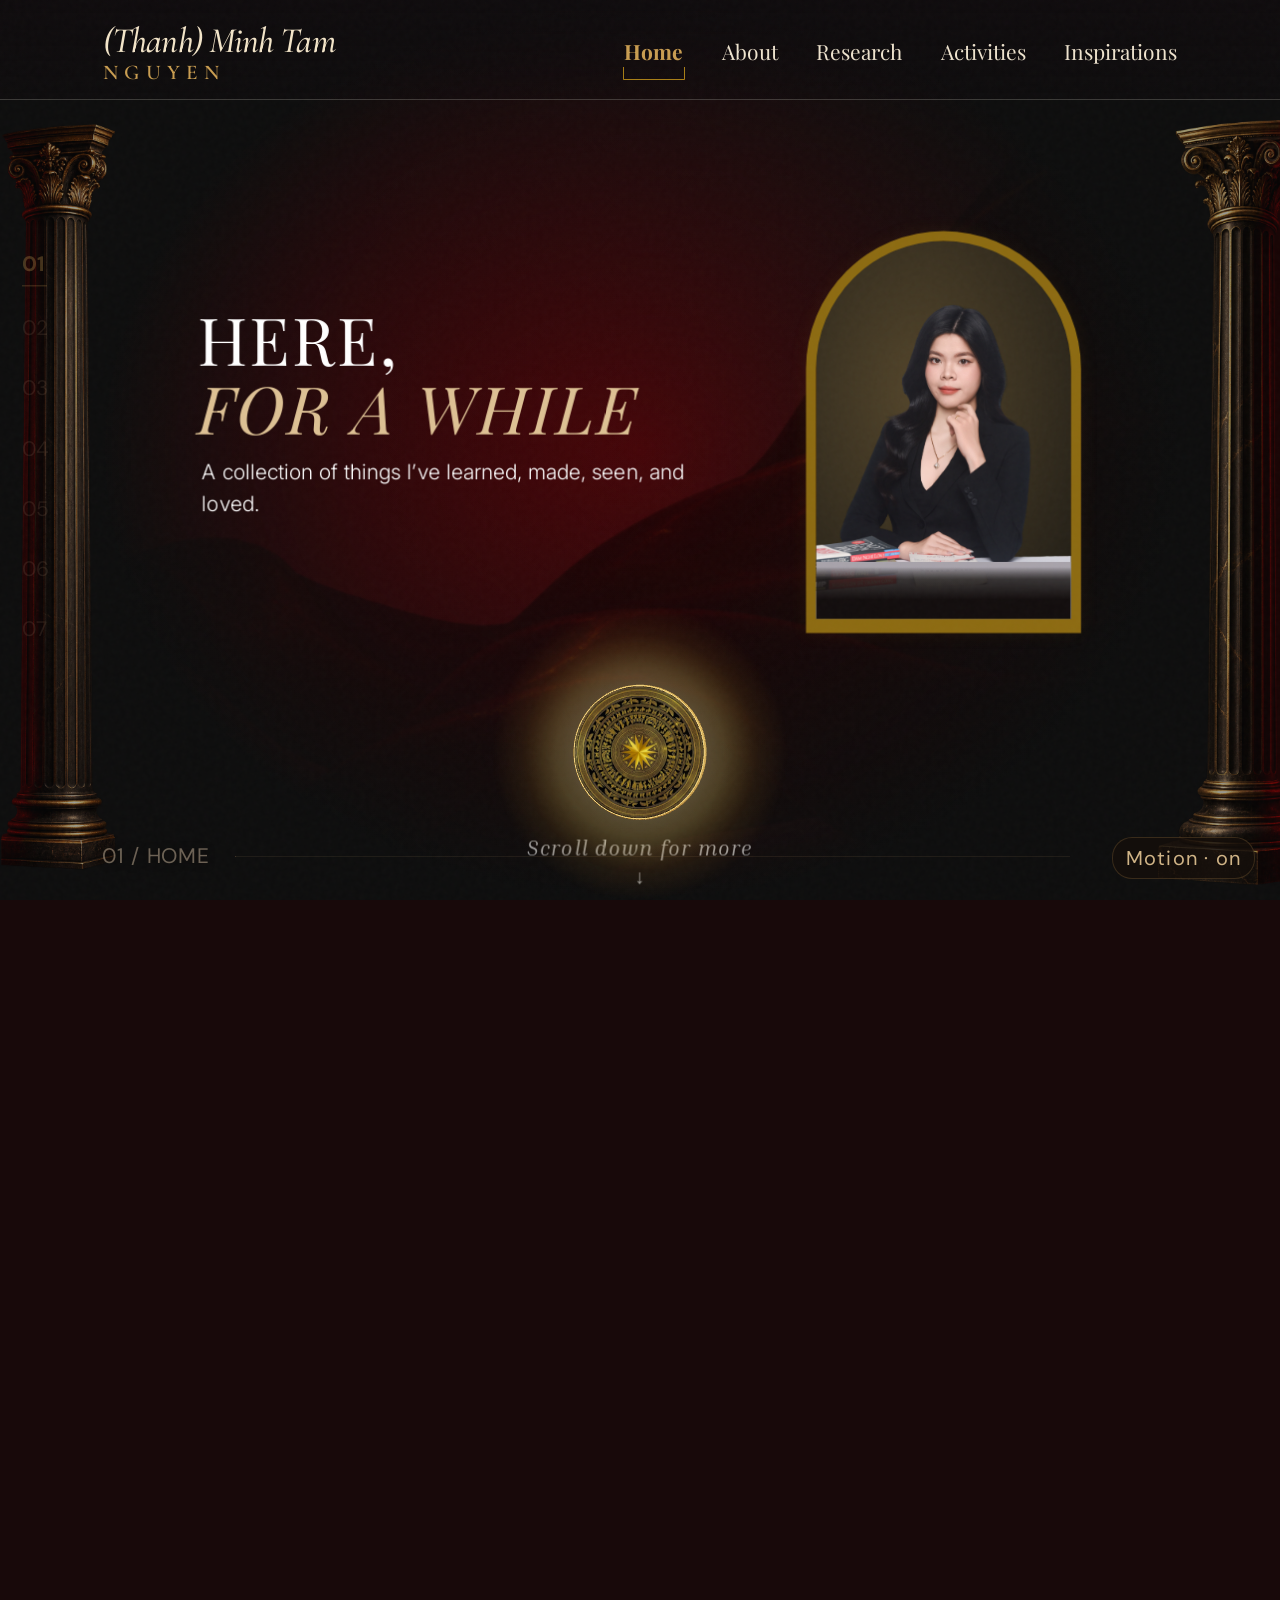
<file: index.html>
<!doctype html>
<html lang="en"><head><meta charset="utf-8"><meta name="viewport" content="width=device-width,initial-scale=1"><meta name="theme-color" content="#300909"><meta name="description" content="(Thanh) Minh Tam Nguyen — AI in healthcare, research, and a life of curiosity."><title>(Thanh) Minh Tam Nguyen — Here, for a while</title><link rel="stylesheet" href="style.css"><link rel="stylesheet" href="cinematic.css"><link rel="stylesheet" href="figma-opening.css"><link rel="stylesheet" href="customize.css"><link rel="stylesheet" href="project.css"></head>
<body><a class="skip" href="#about">Skip to content</a>
<div class="grain" aria-hidden="true"></div><svg class="trail" aria-hidden="true"><path id="trail-path"/></svg><div class="coin" id="traveler" aria-hidden="true"><span>✦</span>MT<small>• &nbsp; • &nbsp; •</small></div>
<aside class="timeline" aria-label="Chapters"></aside><aside class="signature"><div class="seal">✦<br>MT</div><p>A PERSONAL<br>WEBSITE JOURNEY</p><i></i><p>IDEAS<br>PEOPLE<br>PLACES<br>AND A MORE<br>THOUGHTFUL ME</p><blockquote>“A curious mind<br>in a constantly<br>expanding world.”</blockquote></aside>
<main>
<section id="home" data-name="Home" data-caption="The beginning. A warm welcome into my world." class="room home"><div class="column left"></div><div class="column right"></div><header><a class="wordmark" href="#home" aria-label="(Thanh) Minh Tam Nguyen, Home"><span class="brand-given">(Thanh) Minh Tam</span><span class="brand-family">Nguyen</span></a><nav><a href="#home">Home</a><a href="#about">About</a><a href="#papers">Research</a><a href="#world">Activities</a><a href="#notes">Inspirations</a></nav></header><div class="hero-grid"><div><p class="eyebrow">A LITTLE CORNER OF MY WORLD</p><h1>HERE,<br><em>FOR A WHILE</em></h1><p class="intro">A collection of things I’ve learned, made, seen, and loved.</p><a class="pill" href="#fall">Explore more <span>↗</span></a><div class="anchor hero-anchor" data-anchor></div></div><figure class="arch"><img src="assets/figma-portrait.png" alt="(Thanh) Minh Tam Nguyen"><figcaption>Researcher. Learner. Dreamer.</figcaption></figure></div><div class="home-bottom"><span>AI & HEALTHCARE · HANOI, VIETNAM</span><a href="#fall">Scroll down for more</a></div></section>
<section id="fall" data-name="The Fall" data-caption="From thoughts to sounds. Let the journey unfold." class="room fall"><p class="eyebrow">02 / A MOMENT BETWEEN WORLDS</p><h2>SET THE<br><em>ATMOSPHERE</em></h2><p>Every visual has its own rhythm.<br>Turn your audio on for a complete experience.</p><div class="anchor fall-anchor" data-anchor></div><div class="distant-record" aria-hidden="true"></div><span class="scroll-whisper">KEEP SCROLLING ↓</span></section>
<section id="vinyl" data-name="Vinyl" data-caption="Music for a deeper mind." class="room vinyl"><div class="column left"></div><div class="section-heading"><p class="eyebrow">03 / THE SOUNDTRACK</p><h2>A small soundtrack<br>for a <em>bigger self.</em></h2></div><div class="player"><div class="turntable"><div class="record"><div class="record-label"></div></div><div class="anchor spindle" data-anchor></div><button id="needle" class="needle" aria-label="Play music" aria-pressed="false"><span class="pivot"></span><span class="arm"></span><span class="cartridge"></span></button></div><div class="player-info"><p class="eyebrow">MUSIC SOURCE</p><form class="music-source" id="music-source"><label class="sr-only" for="music-url">YouTube or direct audio URL</label><input id="music-url" type="text" inputmode="url" autocomplete="off" spellcheck="false" aria-describedby="music-url-note" placeholder="Paste YouTube URL..." aria-label="YouTube or direct audio URL"><button type="submit">+ Add to Queue</button></form><p id="music-url-note" class="music-url-note" role="status" hidden></p><p class="eyebrow">NOW PLAYING</p><h3 id="track-title">Your personal soundtrack</h3><p id="music-status" role="status">Choose your music, then lower the needle.</p><input type="range" id="seek" value="0" min="0" max="100" step="0.1" aria-label="Seek through track" disabled><div class="time"><span id="elapsed">0:00</span><span id="duration">0:00</span></div><button class="play" id="play" aria-label="Play music" aria-pressed="false">▶</button><label class="music-picker">Choose music <input id="music-file" type="file" accept="audio/*" multiple></label><p class="eyebrow queue-heading">QUEUE</p><div class="music-queue" id="music-queue" aria-label="Music queue"></div><blockquote>“Music makes sense of what<br>words cannot.”</blockquote></div></div><audio id="audio" loop preload="metadata"></audio></section>
<section id="about" data-name="About" data-caption="The person behind the work." class="room about"><figure class="polaroid portrait"><img src="assets/photo.jpg" alt="Minh Tam portrait" loading="lazy"></figure><div class="about-copy"><p class="eyebrow">04 / ABOUT</p><h2>A little bit<br><em>about me.</em></h2><p>I’m (Thanh) Minh Tam Nguyen. I have completed my studies in Information Technology at Thang Long University and expect to receive my bachelor’s degree in 2026. I am a member of its AI in Medicine Laboratory, led by Assoc. Prof. Nguyen Hoang Phuong. My research focuses on medical image classification and explainable AI, particularly for MRI, fundus, and OCT images.</p><p>I’ve presented my work at IFSA–NAFIPS 2025, AICI 2026, and ICTIS 2026. I’ve also met with hospital leaders to discuss and demonstrate our research at Viet Duc Hospital, Hanoi. I contributed to part of the national research project KC-4.0-18/19-25, which includes AI assisted breast cancer classification from mammograms.</p><a class="text-link" href="https://drive.google.com/file/d/1gidEs8Qb1k7wWP0usLlM9CSekYvIcpXs/view?usp=drive_link" target="_blank" rel="noopener">A closer look at my CV ↗</a></div><div class="anchor about-anchor" data-anchor></div></section>
<section id="papers" data-name="Research" data-caption="Turning curiosity into contribution." class="room papers"><div class="section-heading"><div><p class="eyebrow">05 / RESEARCH</p><h2>Selected <em>Research</em></h2></div><a class="pill" href="https://drive.google.com/drive/u/0/folders/1-hpAHe17_kjRJd441aNBSOUWU3FpnGoP" target="_blank" rel="noopener">All papers ↗</a></div><div class="anchor papers-anchor" data-anchor></div><!-- SELECTED_PROJECTS_START -->
<div class="selected-research"><div class="research-intro"><h3>From predictions<br>to <em>explanations.</em></h3><p>My research has expanded from classification and class imbalance to reliability, shortcut learning, and the development of patch-based explanation methods.</p></div>
<div class="research-project-grid"><article class="research-card research-featured">
<div class="research-card-copy"><p class="research-badge">Latest research · Method development</p><p class="research-venue">AICI 2027 manuscript</p><h3>EMD-Corr for Explainable Retinal Classification</h3><p>Evaluating patch-based explanations across fundus and OCT images, with Discriminative Patch Weighting and systematic ablation studies.</p><p class="research-tags">EMD-Corr · DPW · Fundus + OCT</p><a class="research-link" href="projects/emd-corr.html" target="_blank" rel="noopener">View project ↗<span class="sr-only"> (opens in a new tab)</span></a></div>
<div class="research-card-evidence"><strong>93.25% OCT accuracy</strong><p>Best reported configuration; a separate fundus evaluation reached 52.07%.</p><p class="research-growth"><span>Research development</span>From inspecting existing explanations to adapting and developing patch-based explanation methods.</p></div></article></div>
<ol class="research-path" aria-label="Development of my research focus"><li><span>01</span><strong>Build classifiers</strong><small>Diabetic Retinopathy Classification</small></li><li><span>02</span><strong>Audit reliability</strong><small>Brain Tumor MRI: Beyond Accuracy</small></li><li><span>03</span><strong>Examine explanations</strong><small>AMD Diagnosis from OCT Images</small></li><li class="research-path-latest"><span>04 · Latest</span><strong>Develop methods</strong><small>EMD-Corr for Explainable Retinal Classification</small></li></ol>
<div class="research-project-grid"><article class="research-card">
<div class="research-card-copy"><p class="research-badge">Attention &amp; explanations</p><p class="research-venue">AICI 2026</p><h3>AMD Diagnosis from OCT Images</h3><p>Comparing CNN, attention-enhanced CNN, and transformer models through cross-validation and visual explanations.</p><p class="research-tags">ResNet50 · CBAM · Swin-Tiny</p><a class="research-link" href="projects/amd-oct.html" target="_blank" rel="noopener">View project ↗<span class="sr-only"> (opens in a new tab)</span></a></div>
<div class="research-card-evidence"><strong>93.4% ± 1.5 pp accuracy</strong><p>ResNet50 · three-fold cross-validation.</p><p class="research-growth"><span>Research development</span>Extending evaluation to stability and explanation behavior, beyond predictive scores alone.</p></div></article>
<article class="research-card">
<div class="research-card-copy"><p class="research-badge">Reliability audit</p><p class="research-venue">ICTIS 2026</p><h3>Brain Tumor MRI: Beyond Accuracy</h3><p>Investigating background reliance, shortcut learning, and the risks of slice-level evaluation behind near-perfect scores.</p><p class="research-tags">ResNet50 · GWN · LIME</p><a class="research-link" href="projects/brain-mri.html" target="_blank" rel="noopener">View project ↗<span class="sr-only"> (opens in a new tab)</span></a></div>
<div class="research-card-evidence"><strong>Reliability beyond accuracy</strong><p>Patient-wise separation could not be established.</p><p class="research-growth"><span>Research development</span>Asking what supports a prediction and whether the evaluation can be trusted.</p></div></article>
<article class="research-card">
<div class="research-card-copy"><p class="research-badge">Classification foundations</p><p class="research-venue">Bachelor’s thesis · IFSA–NAFIPS 2025 / Springer 2026</p><h3>Diabetic Retinopathy Classification</h3><p>Comparing three-class screening and five-class severity grading, with a focus on preprocessing and class imbalance.</p><p class="research-tags">Fundus · CLAHE · DenseNet121</p><a class="research-link" href="projects/diabetic-retinopathy.html" target="_blank" rel="noopener">View project ↗<span class="sr-only"> (opens in a new tab)</span></a></div>
<div class="research-card-evidence"><strong>93% three-class accuracy</strong><p>DenseNet121 · APTOS 2019.</p><p class="research-growth"><span>Research development</span>Building the foundation in preprocessing, transfer learning, class imbalance, and evaluation.</p></div></article></div></div>
<!-- SELECTED_PROJECTS_END --><div class="publication-heading"><h3>Research Papers</h3></div><div id="paper-grid" class="paper-grid"></div></section>
<section id="world" data-name="Activities" data-caption="Conferences, people, places, new perspectives." class="room world"><p class="eyebrow">06 / ACTIVITIES</p><h2>Out in <em>the World</em></h2><div class="anchor world-anchor" data-anchor></div><div id="gallery" class="gallery"></div><div class="presentation-videos"><h3>Research presentations</h3><a href="https://www.youtube.com/watch?v=Ee30jSyR9mA&amp;t=2s" target="_blank" rel="noopener">Watch presentation 01 ↗</a><a href="https://www.youtube.com/watch?v=jyAJnzRN-e8&amp;t=47s" target="_blank" rel="noopener">Watch presentation 02 ↗</a><a href="https://www.youtube.com/watch?v=eNrCDuYCeQE&amp;t=4s" target="_blank" rel="noopener">Watch presentation 03 ↗</a></div><details><summary>More moments from the journey ↗</summary><div id="more-gallery" class="gallery more"></div><a class="text-link" href="https://www.youtube.com/watch?v=NqmubEpO2CI" target="_blank" rel="noopener">Math discussion with Prof. Vladik Kreinovich ↗</a></details></section>
<section id="notes" data-name="Inspirations" data-caption="The little things that make life richer." class="room notes"><p class="eyebrow">07 / INSPIRATIONS</p><h2>Notes & Things <em>I Love</em></h2><div class="scrapbook"><article class="paper checklist"><h3>A few good things</h3><p>☑ Science, philosophy & science fiction</p><p>☑ Swimming & calisthenics</p><p>☑ New skills, new perspectives</p><p>☑ Handmade gifts for friends</p><p>☑ Discovering food & local stories</p></article><article class="paper letter"><div class="anchor notes-anchor" data-anchor></div><blockquote class="handwritten">Learn how to see. Realize that everything connects to everything else.</blockquote><cite>Leonardo da Vinci</cite></article><figure class="polaroid memory"><img src="assets/conf/banff.jpg" alt="A view of Banff, Canada" loading="lazy"><figcaption>A place that stays with me.</figcaption></figure></div></section>
<footer><p>Thank you for scrolling.</p><div class="footer-contact" aria-label="Contact"><a href="mailto:minhtam.ngynt@gmail.com">minhtam.ngynt@gmail.com ↗</a><a href="https://github.com/minhtamngynt-art" target="_blank" rel="noopener noreferrer">GitHub ↗</a></div><div class="anchor end-anchor" data-anchor></div><a href="#home">BACK TO THE BEGINNING ↑</a></footer></main>
<button id="mini-player" class="mini-player" hidden aria-label="Pause music">Ⅱ <span>Soundtrack playing</span></button><dialog id="lightbox"><button id="close-photo" aria-label="Close photo">×</button><img alt=""><p></p></dialog><script src="content.js"></script><script src="scene-settings.js"></script><script src="motion.js"></script><script src="figma-opening.js"></script><script src="cinematic.js"></script><script src="music-source.js"></script><script src="music-player.js"></script><script src="script.js"></script><script type="module" src="medallion.js"></script></body></html>
</file>
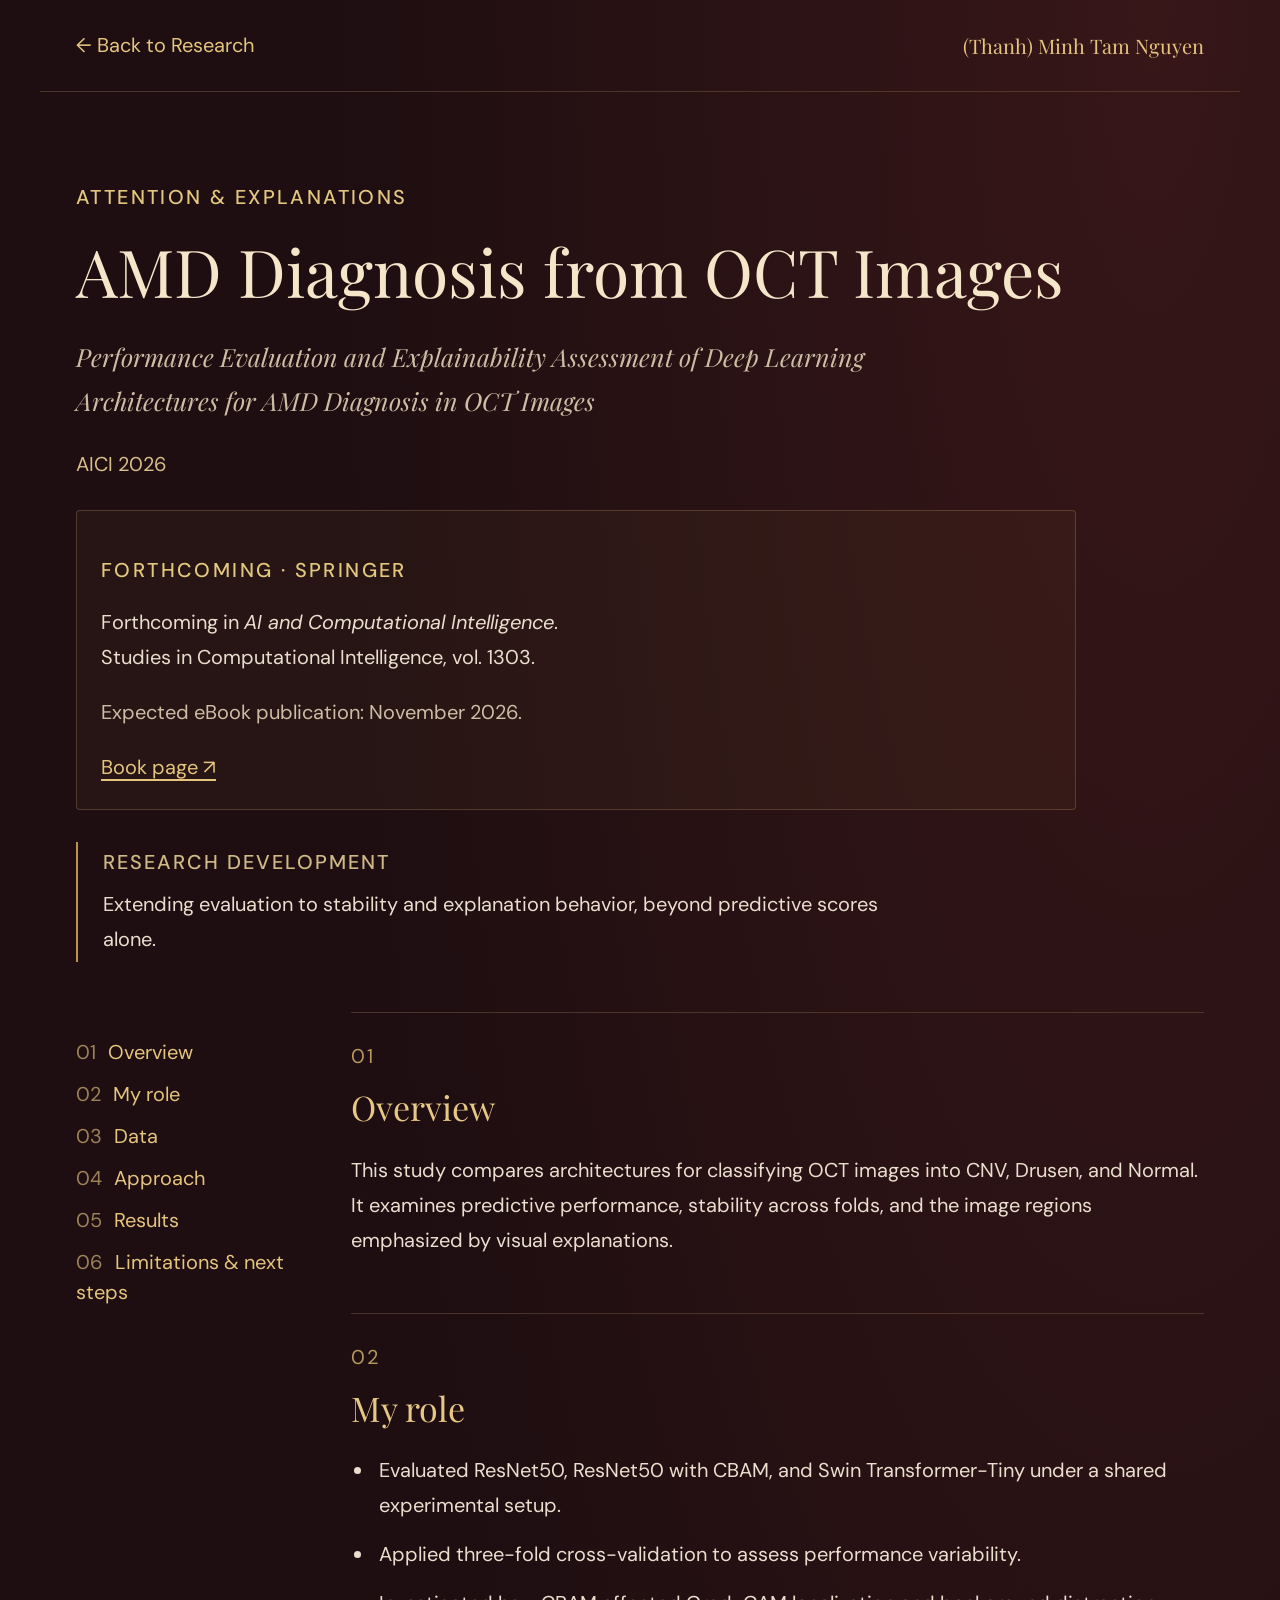
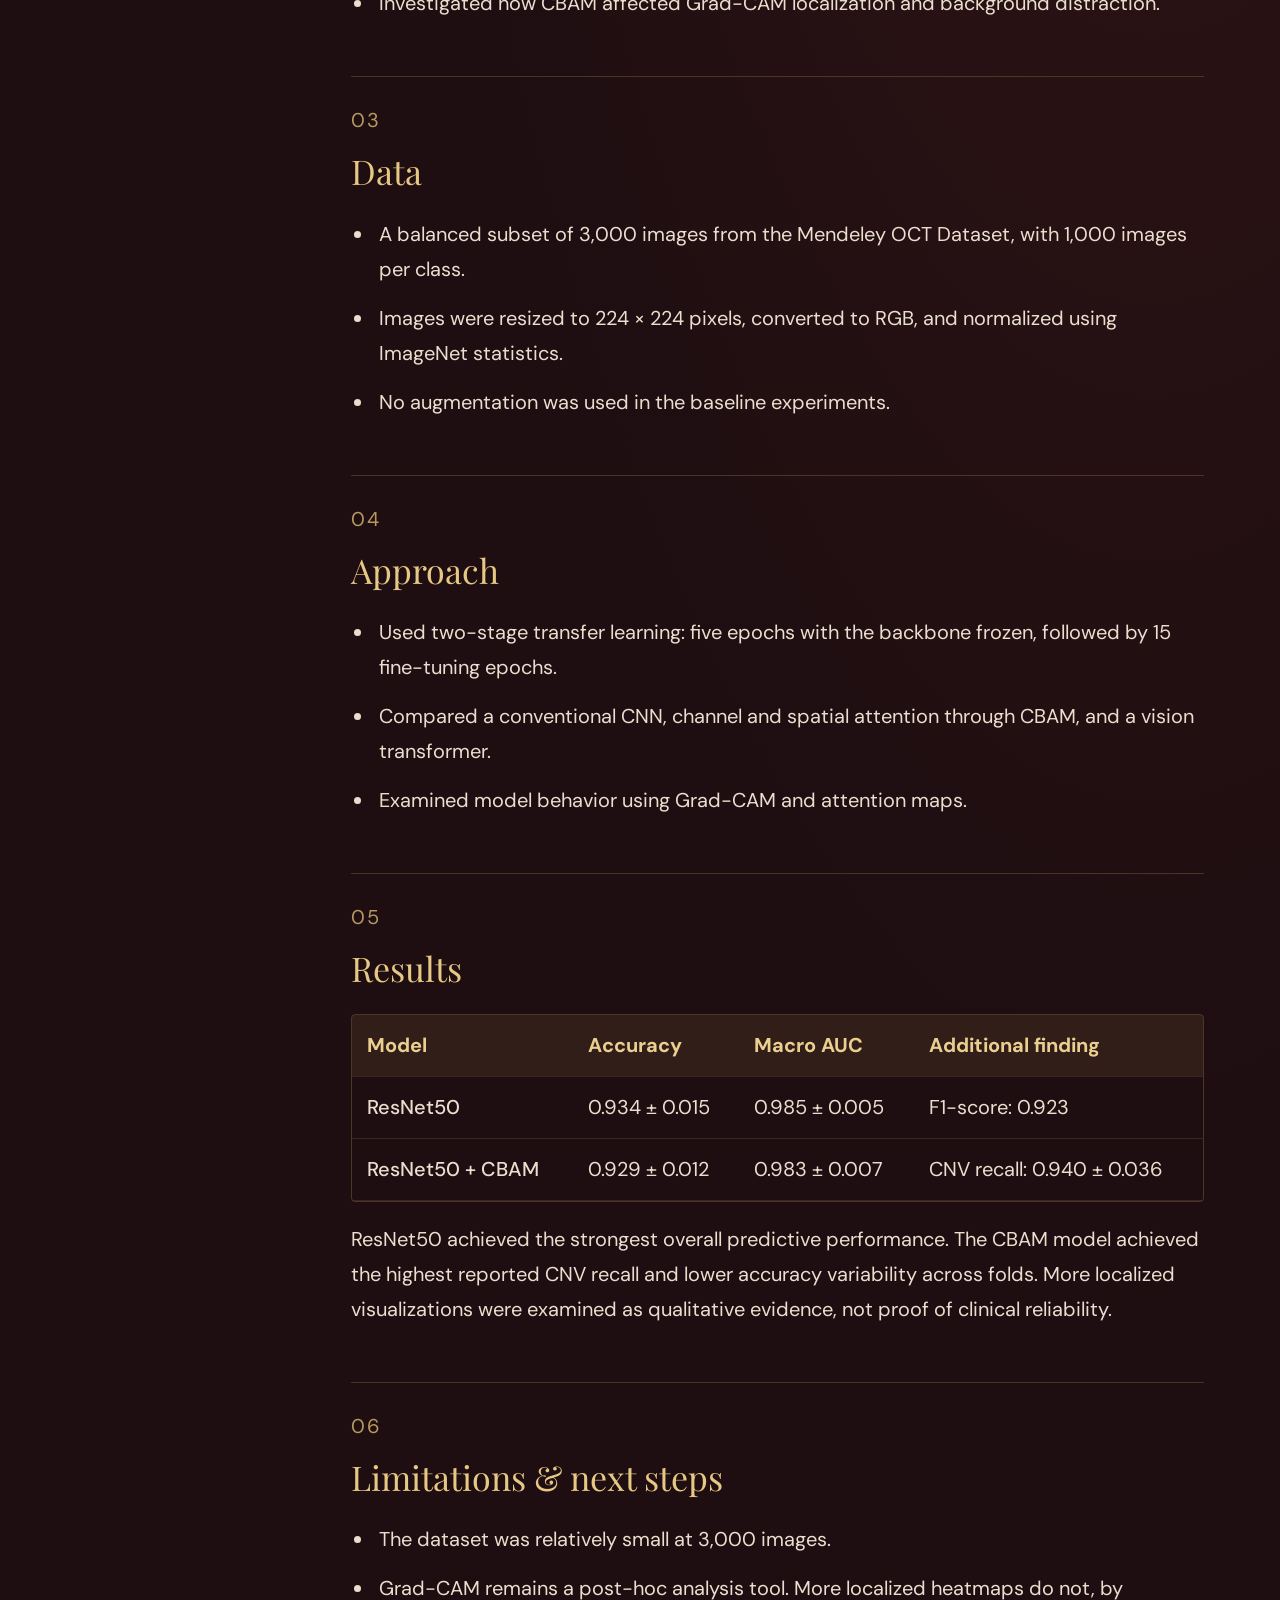
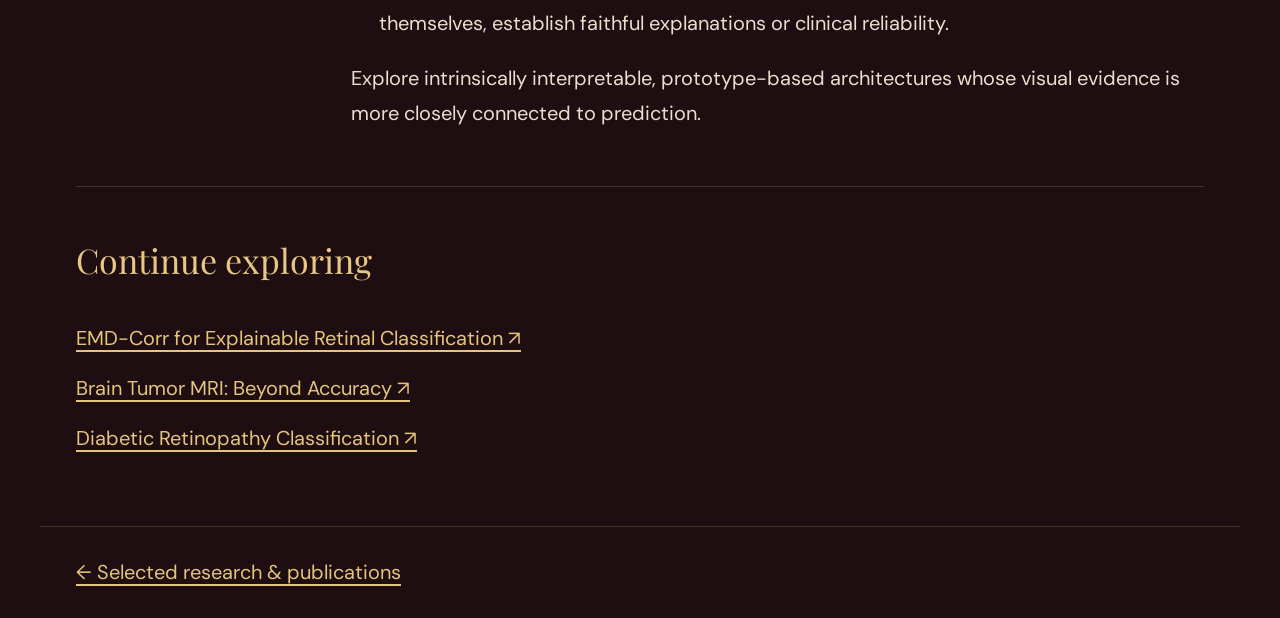
<file: projects/amd-oct.html>
<!doctype html><html lang="en"><head><meta charset="utf-8"><meta name="viewport" content="width=device-width,initial-scale=1"><meta name="description" content="Comparing CNN, attention-enhanced CNN, and transformer models through cross-validation and visual explanations."><meta name="theme-color" content="#260c10"><title>AMD Diagnosis from OCT Images | (Thanh) Minh Tam Nguyen</title><link rel="stylesheet" href="../project.css"></head><body class="project-page">
<a class="skip-project" href="#project-content">Skip to project</a><header class="project-header"><a href="../index.html#papers">← Back to Research</a><a class="project-owner" href="../index.html">(Thanh) Minh Tam Nguyen</a></header>
<main id="project-content"><div class="project-hero"><p class="research-badge">Attention &amp; explanations</p><h1>AMD Diagnosis from OCT Images</h1><p class="project-paper">Performance Evaluation and Explainability Assessment of Deep Learning Architectures for AMD Diagnosis in OCT Images</p><p class="research-venue">AICI 2026</p><div class="project-publication"><p class="research-badge">Forthcoming · Springer</p><p>Forthcoming in <em>AI and Computational Intelligence</em>.<br>Studies in Computational Intelligence, vol. 1303.</p><p>Expected eBook publication: November 2026.</p><a href="https://link.springer.com/book/9783032391315" target="_blank" rel="noopener noreferrer">Book page &#8599;</a></div><div class="project-development"><span>Research development</span><p>Extending evaluation to stability and explanation behavior, beyond predictive scores alone.</p></div></div>
<div class="project-layout"><nav class="project-toc" aria-label="Project contents"><a href="#overview"><span>01</span>Overview</a><a href="#role"><span>02</span>My role</a><a href="#data"><span>03</span>Data</a><a href="#approach"><span>04</span>Approach</a><a href="#results"><span>05</span>Results</a><a href="#limitations"><span>06</span>Limitations &amp; next steps</a></nav><div class="project-body"><section id="overview"><p class="project-number">01</p><h2>Overview</h2><p>This study compares architectures for classifying OCT images into CNV, Drusen, and Normal. It examines predictive performance, stability across folds, and the image regions emphasized by visual explanations.</p></section><section id="role"><p class="project-number">02</p><h2>My role</h2><ul><li>Evaluated ResNet50, ResNet50 with CBAM, and Swin Transformer-Tiny under a shared experimental setup.</li><li>Applied three-fold cross-validation to assess performance variability.</li><li>Investigated how CBAM affected Grad-CAM localization and background distraction.</li></ul></section><section id="data"><p class="project-number">03</p><h2>Data</h2><ul><li>A balanced subset of 3,000 images from the Mendeley OCT Dataset, with 1,000 images per class.</li><li>Images were resized to 224 × 224 pixels, converted to RGB, and normalized using ImageNet statistics.</li><li>No augmentation was used in the baseline experiments.</li></ul></section><section id="approach"><p class="project-number">04</p><h2>Approach</h2><ul><li>Used two-stage transfer learning: five epochs with the backbone frozen, followed by 15 fine-tuning epochs.</li><li>Compared a conventional CNN, channel and spatial attention through CBAM, and a vision transformer.</li><li>Examined model behavior using Grad-CAM and attention maps.</li></ul></section><section id="results"><p class="project-number">05</p><h2>Results</h2><div class="results-scroll" role="region" aria-label="Results table" tabindex="0"><table><thead><tr><th scope="col">Model</th><th scope="col">Accuracy</th><th scope="col">Macro AUC</th><th scope="col">Additional finding</th></tr></thead><tbody><tr><th scope="row">ResNet50</th><td>0.934 ± 0.015</td><td>0.985 ± 0.005</td><td>F1-score: 0.923</td></tr><tr><th scope="row">ResNet50 + CBAM</th><td>0.929 ± 0.012</td><td>0.983 ± 0.007</td><td>CNV recall: 0.940 ± 0.036</td></tr></tbody></table></div><p>ResNet50 achieved the strongest overall predictive performance. The CBAM model achieved the highest reported CNV recall and lower accuracy variability across folds. More localized visualizations were examined as qualitative evidence, not proof of clinical reliability.</p></section><section id="limitations"><p class="project-number">06</p><h2>Limitations &amp; next steps</h2><ul><li>The dataset was relatively small at 3,000 images.</li><li>Grad-CAM remains a post-hoc analysis tool. More localized heatmaps do not, by themselves, establish faithful explanations or clinical reliability.</li></ul><p>Explore intrinsically interpretable, prototype-based architectures whose visual evidence is more closely connected to prediction.</p></section></div></div>
<aside class="project-related" aria-label="Other research projects"><h2>Continue exploring</h2><a href="emd-corr.html">EMD-Corr for Explainable Retinal Classification ↗</a><a href="brain-mri.html">Brain Tumor MRI: Beyond Accuracy ↗</a><a href="diabetic-retinopathy.html">Diabetic Retinopathy Classification ↗</a></aside></main><footer class="project-footer"><a href="../index.html#papers">← Selected research & publications</a></footer></body></html>
</file>
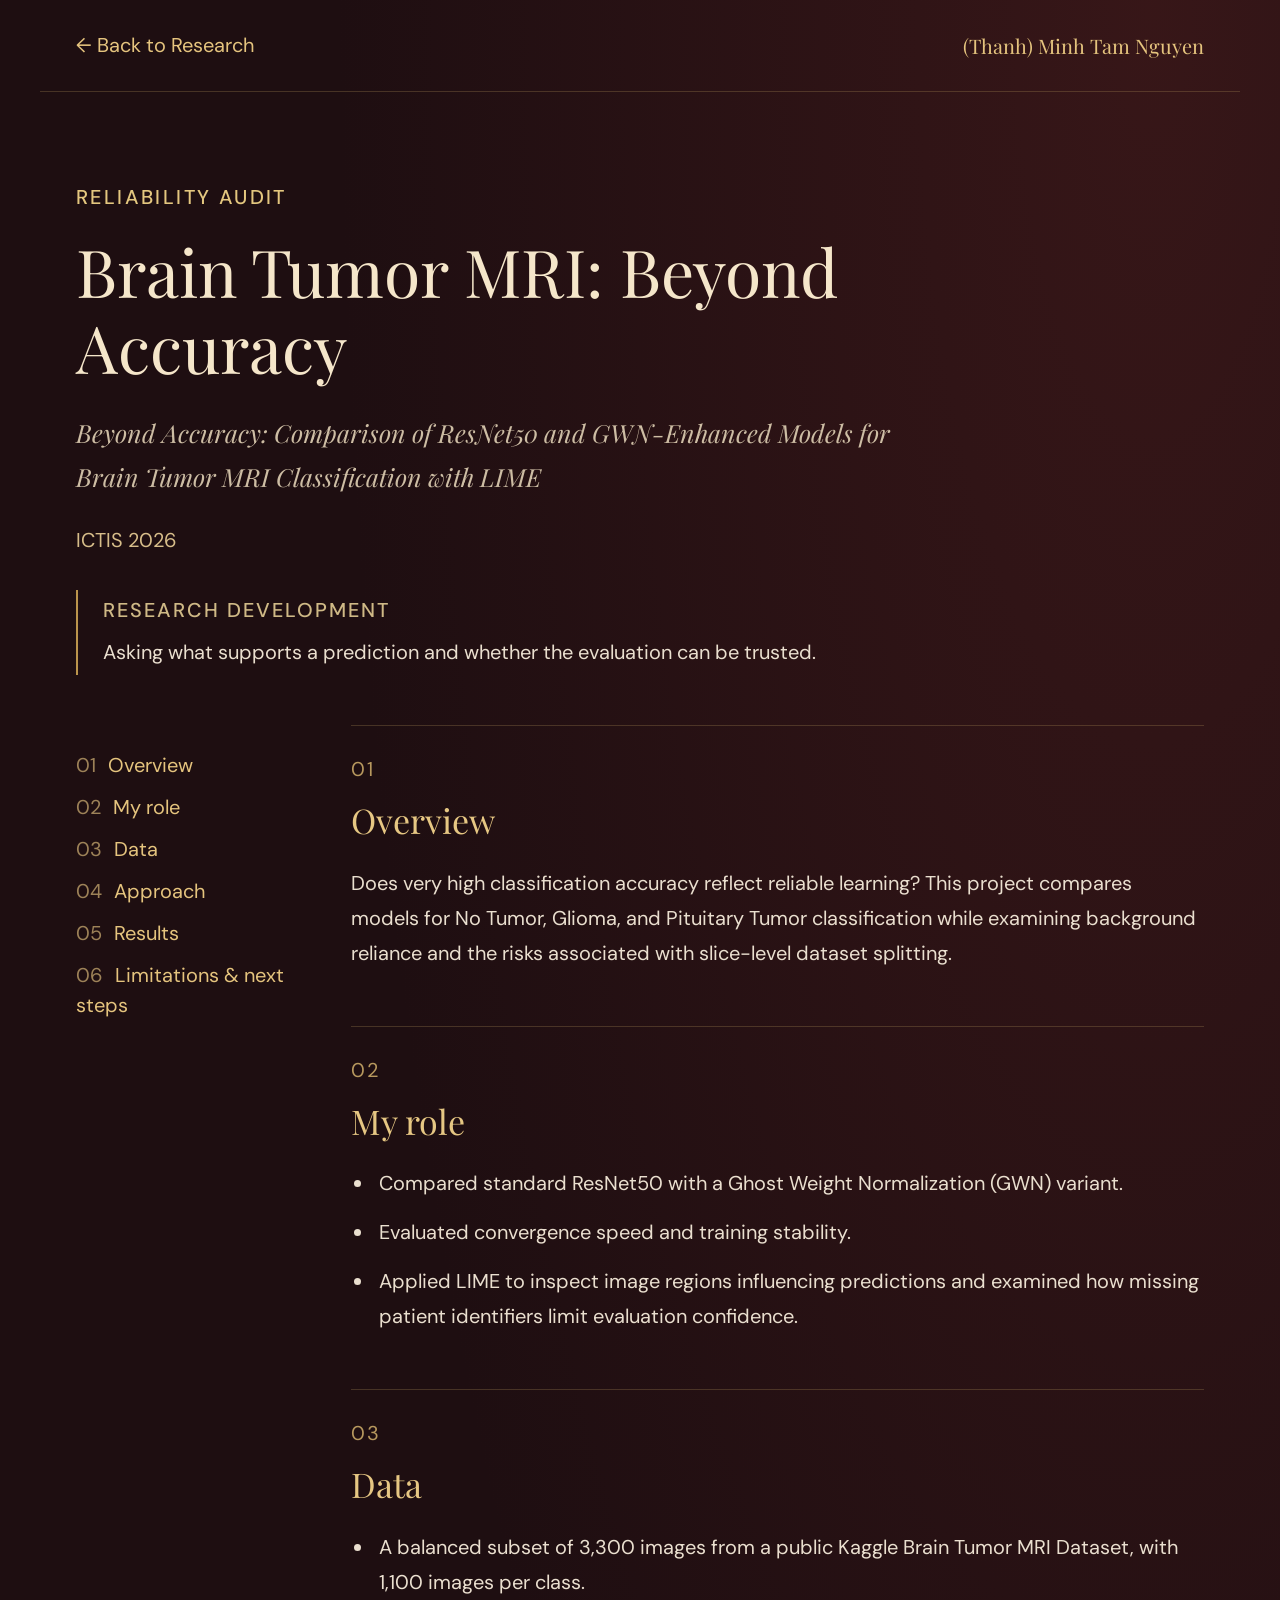
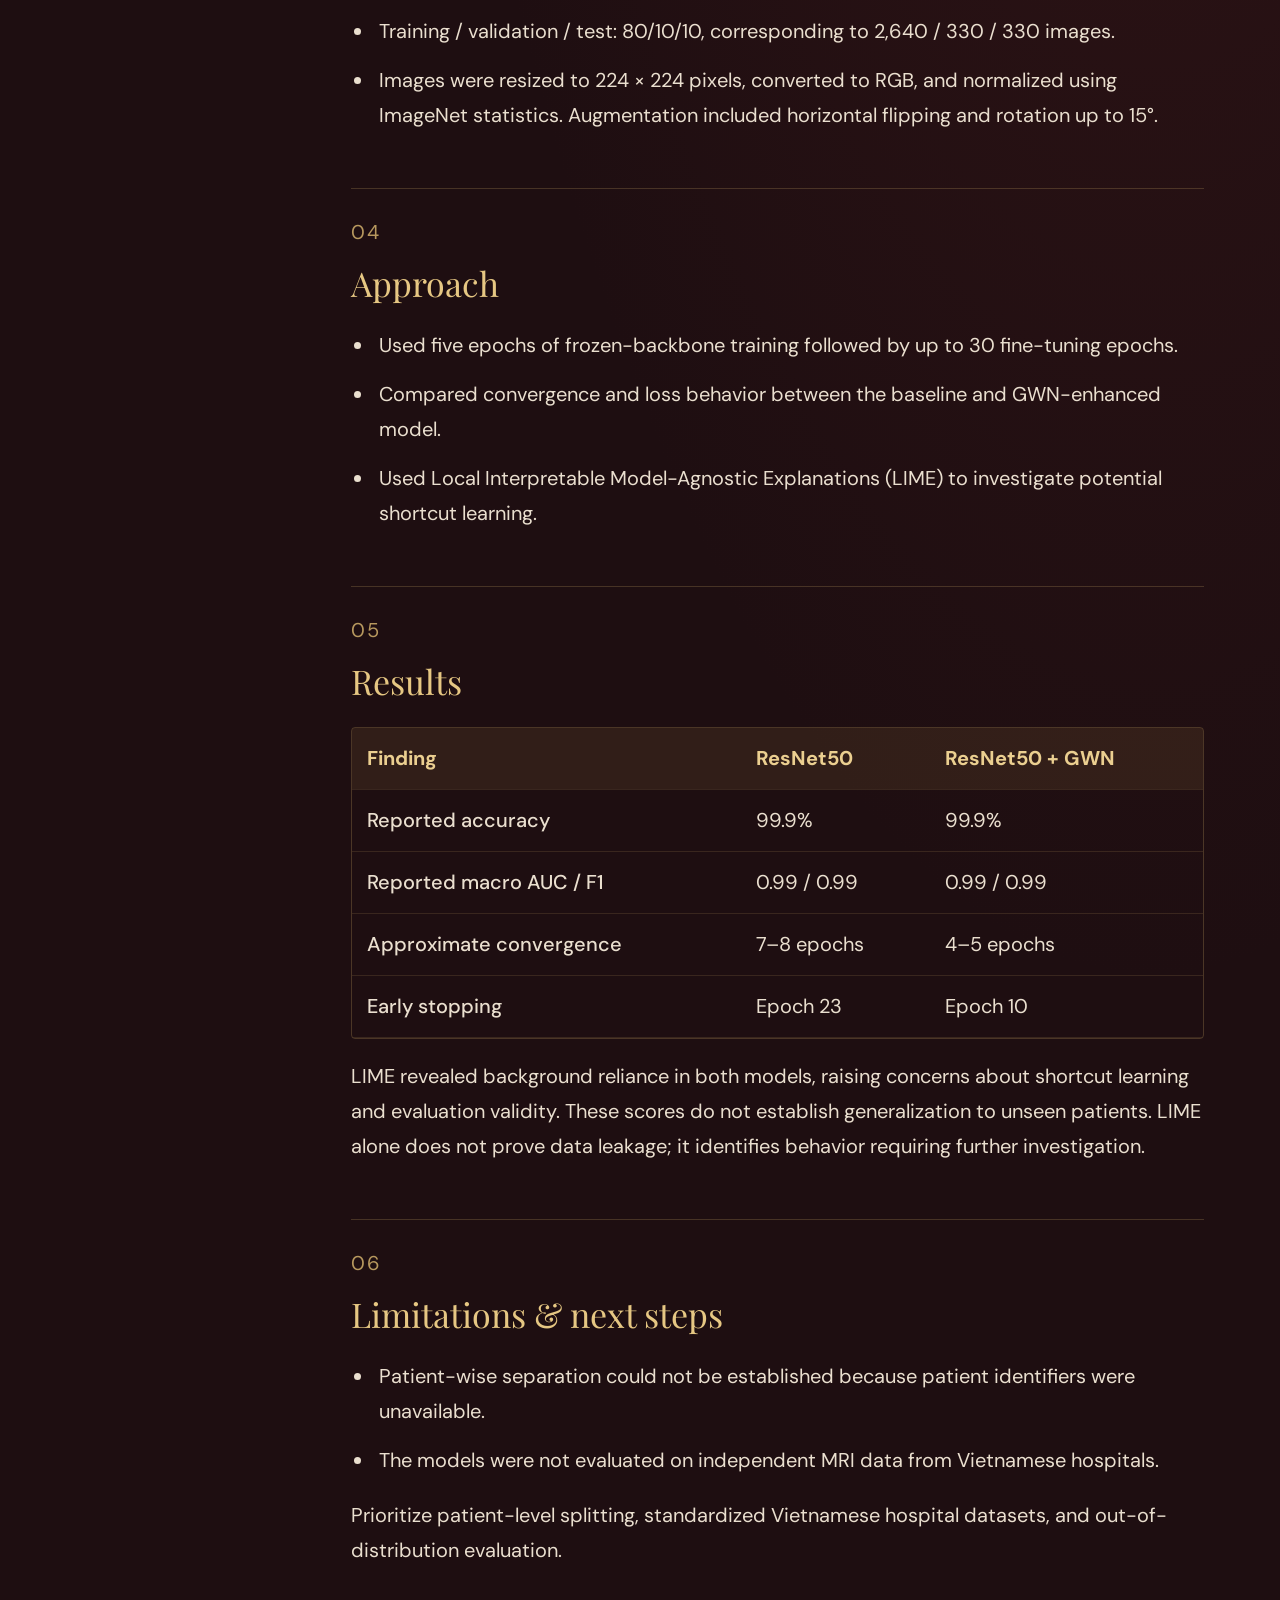
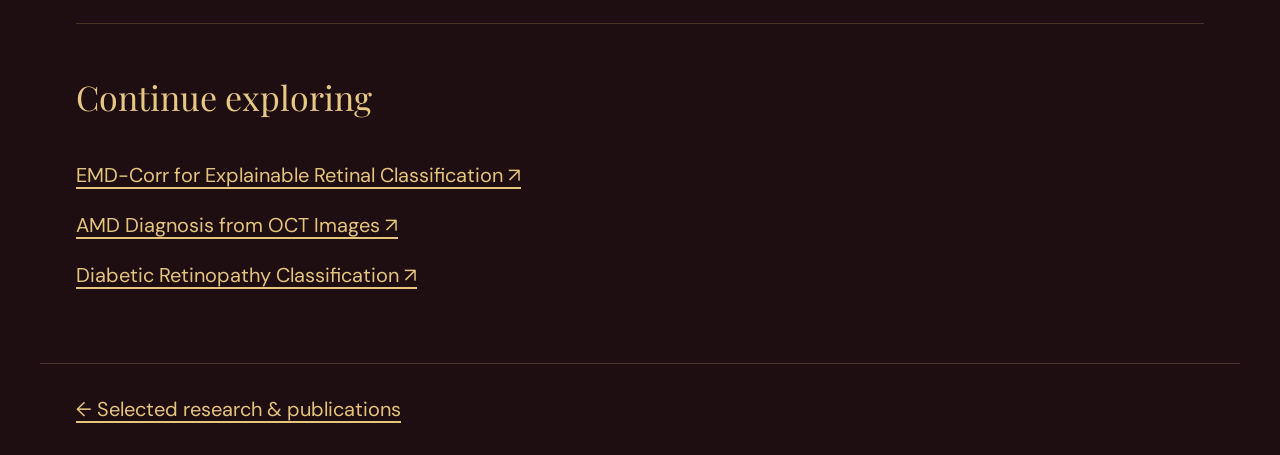
<file: projects/brain-mri.html>
<!doctype html><html lang="en"><head><meta charset="utf-8"><meta name="viewport" content="width=device-width,initial-scale=1"><meta name="description" content="Investigating background reliance, shortcut learning, and the risks of slice-level evaluation behind near-perfect scores."><meta name="theme-color" content="#260c10"><title>Brain Tumor MRI: Beyond Accuracy | (Thanh) Minh Tam Nguyen</title><link rel="stylesheet" href="../project.css"></head><body class="project-page">
<a class="skip-project" href="#project-content">Skip to project</a><header class="project-header"><a href="../index.html#papers">← Back to Research</a><a class="project-owner" href="../index.html">(Thanh) Minh Tam Nguyen</a></header>
<main id="project-content"><div class="project-hero"><p class="research-badge">Reliability audit</p><h1>Brain Tumor MRI: Beyond Accuracy</h1><p class="project-paper">Beyond Accuracy: Comparison of ResNet50 and GWN-Enhanced Models for Brain Tumor MRI Classification with LIME</p><p class="research-venue">ICTIS 2026</p><div class="project-development"><span>Research development</span><p>Asking what supports a prediction and whether the evaluation can be trusted.</p></div></div>
<div class="project-layout"><nav class="project-toc" aria-label="Project contents"><a href="#overview"><span>01</span>Overview</a><a href="#role"><span>02</span>My role</a><a href="#data"><span>03</span>Data</a><a href="#approach"><span>04</span>Approach</a><a href="#results"><span>05</span>Results</a><a href="#limitations"><span>06</span>Limitations &amp; next steps</a></nav><div class="project-body"><section id="overview"><p class="project-number">01</p><h2>Overview</h2><p>Does very high classification accuracy reflect reliable learning? This project compares models for No Tumor, Glioma, and Pituitary Tumor classification while examining background reliance and the risks associated with slice-level dataset splitting.</p></section><section id="role"><p class="project-number">02</p><h2>My role</h2><ul><li>Compared standard ResNet50 with a Ghost Weight Normalization (GWN) variant.</li><li>Evaluated convergence speed and training stability.</li><li>Applied LIME to inspect image regions influencing predictions and examined how missing patient identifiers limit evaluation confidence.</li></ul></section><section id="data"><p class="project-number">03</p><h2>Data</h2><ul><li>A balanced subset of 3,300 images from a public Kaggle Brain Tumor MRI Dataset, with 1,100 images per class.</li><li>Training / validation / test: 80/10/10, corresponding to 2,640 / 330 / 330 images.</li><li>Images were resized to 224 × 224 pixels, converted to RGB, and normalized using ImageNet statistics. Augmentation included horizontal flipping and rotation up to 15°.</li></ul></section><section id="approach"><p class="project-number">04</p><h2>Approach</h2><ul><li>Used five epochs of frozen-backbone training followed by up to 30 fine-tuning epochs.</li><li>Compared convergence and loss behavior between the baseline and GWN-enhanced model.</li><li>Used Local Interpretable Model-Agnostic Explanations (LIME) to investigate potential shortcut learning.</li></ul></section><section id="results"><p class="project-number">05</p><h2>Results</h2><div class="results-scroll" role="region" aria-label="Results table" tabindex="0"><table><thead><tr><th scope="col">Finding</th><th scope="col">ResNet50</th><th scope="col">ResNet50 + GWN</th></tr></thead><tbody><tr><th scope="row">Reported accuracy</th><td>99.9%</td><td>99.9%</td></tr><tr><th scope="row">Reported macro AUC / F1</th><td>0.99 / 0.99</td><td>0.99 / 0.99</td></tr><tr><th scope="row">Approximate convergence</th><td>7–8 epochs</td><td>4–5 epochs</td></tr><tr><th scope="row">Early stopping</th><td>Epoch 23</td><td>Epoch 10</td></tr></tbody></table></div><p>LIME revealed background reliance in both models, raising concerns about shortcut learning and evaluation validity. These scores do not establish generalization to unseen patients. LIME alone does not prove data leakage; it identifies behavior requiring further investigation.</p></section><section id="limitations"><p class="project-number">06</p><h2>Limitations &amp; next steps</h2><ul><li>Patient-wise separation could not be established because patient identifiers were unavailable.</li><li>The models were not evaluated on independent MRI data from Vietnamese hospitals.</li></ul><p>Prioritize patient-level splitting, standardized Vietnamese hospital datasets, and out-of-distribution evaluation.</p></section></div></div>
<aside class="project-related" aria-label="Other research projects"><h2>Continue exploring</h2><a href="emd-corr.html">EMD-Corr for Explainable Retinal Classification ↗</a><a href="amd-oct.html">AMD Diagnosis from OCT Images ↗</a><a href="diabetic-retinopathy.html">Diabetic Retinopathy Classification ↗</a></aside></main><footer class="project-footer"><a href="../index.html#papers">← Selected research & publications</a></footer></body></html>
</file>
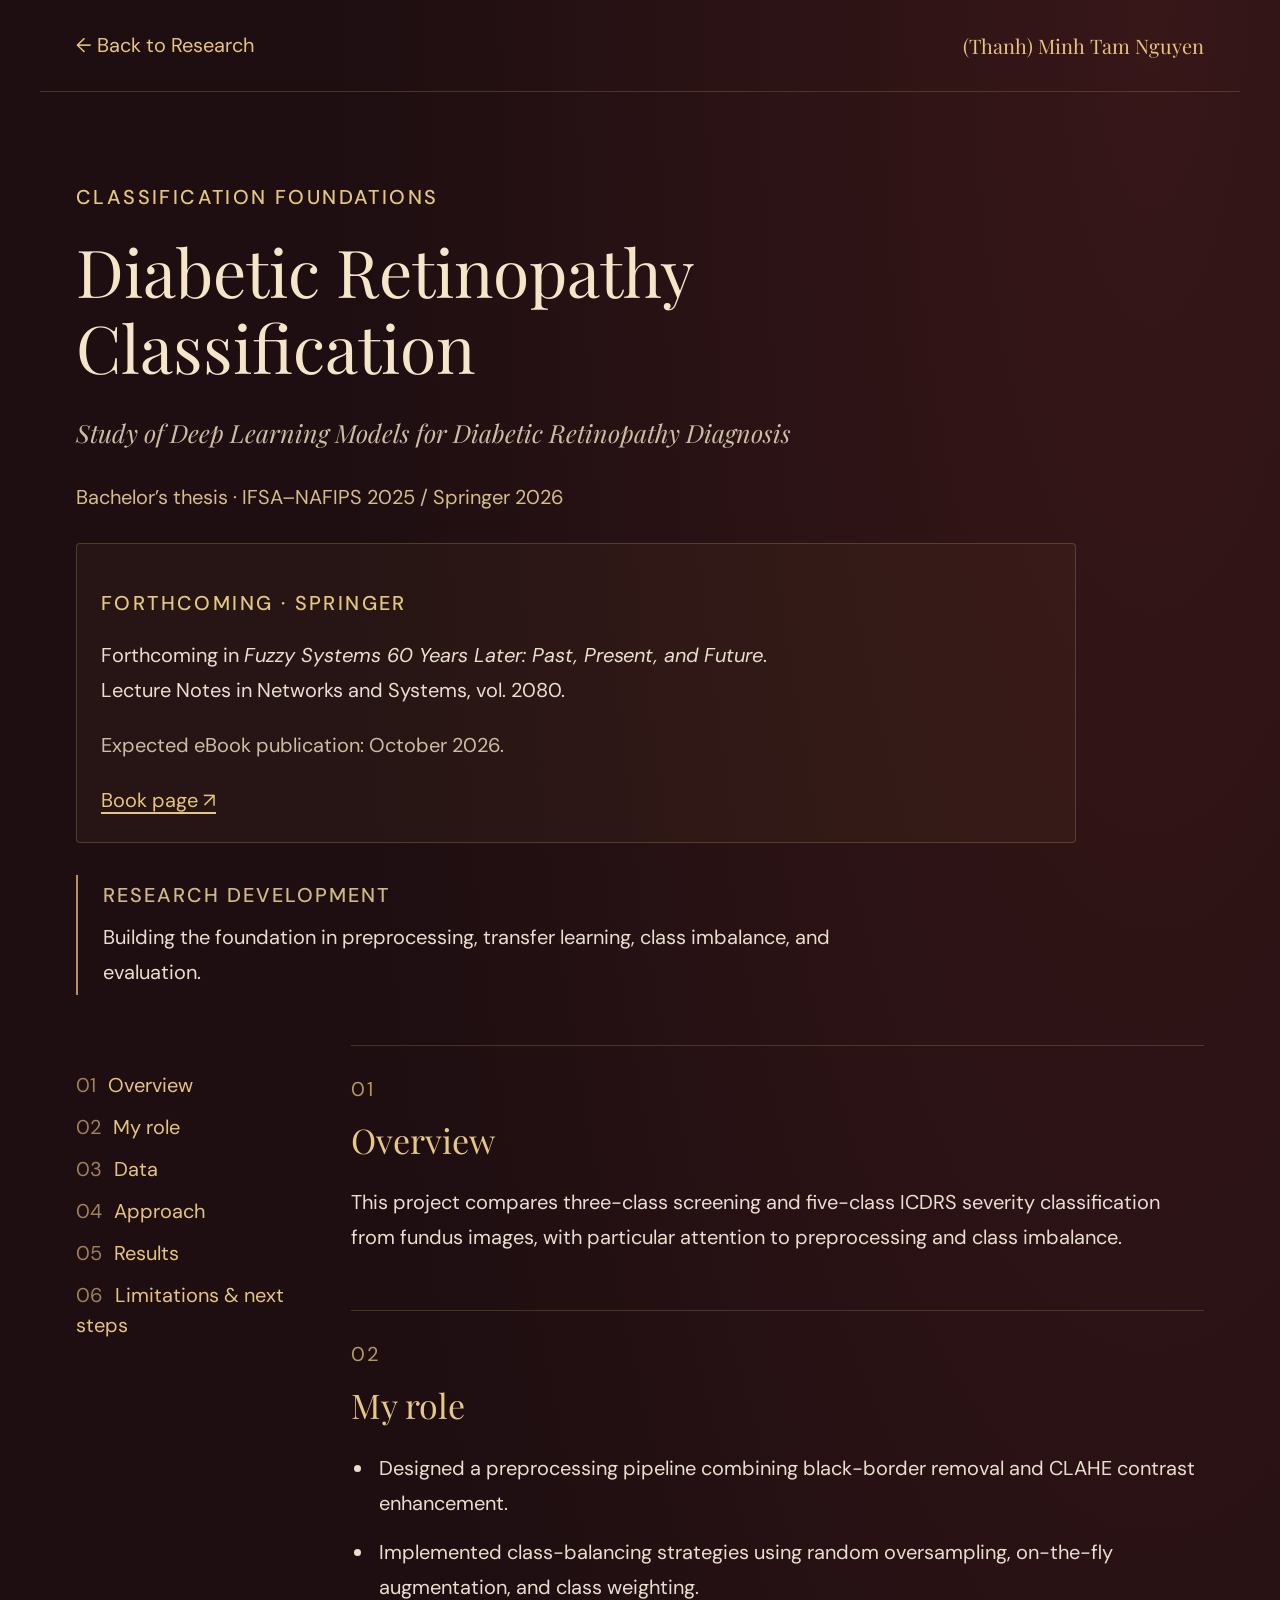
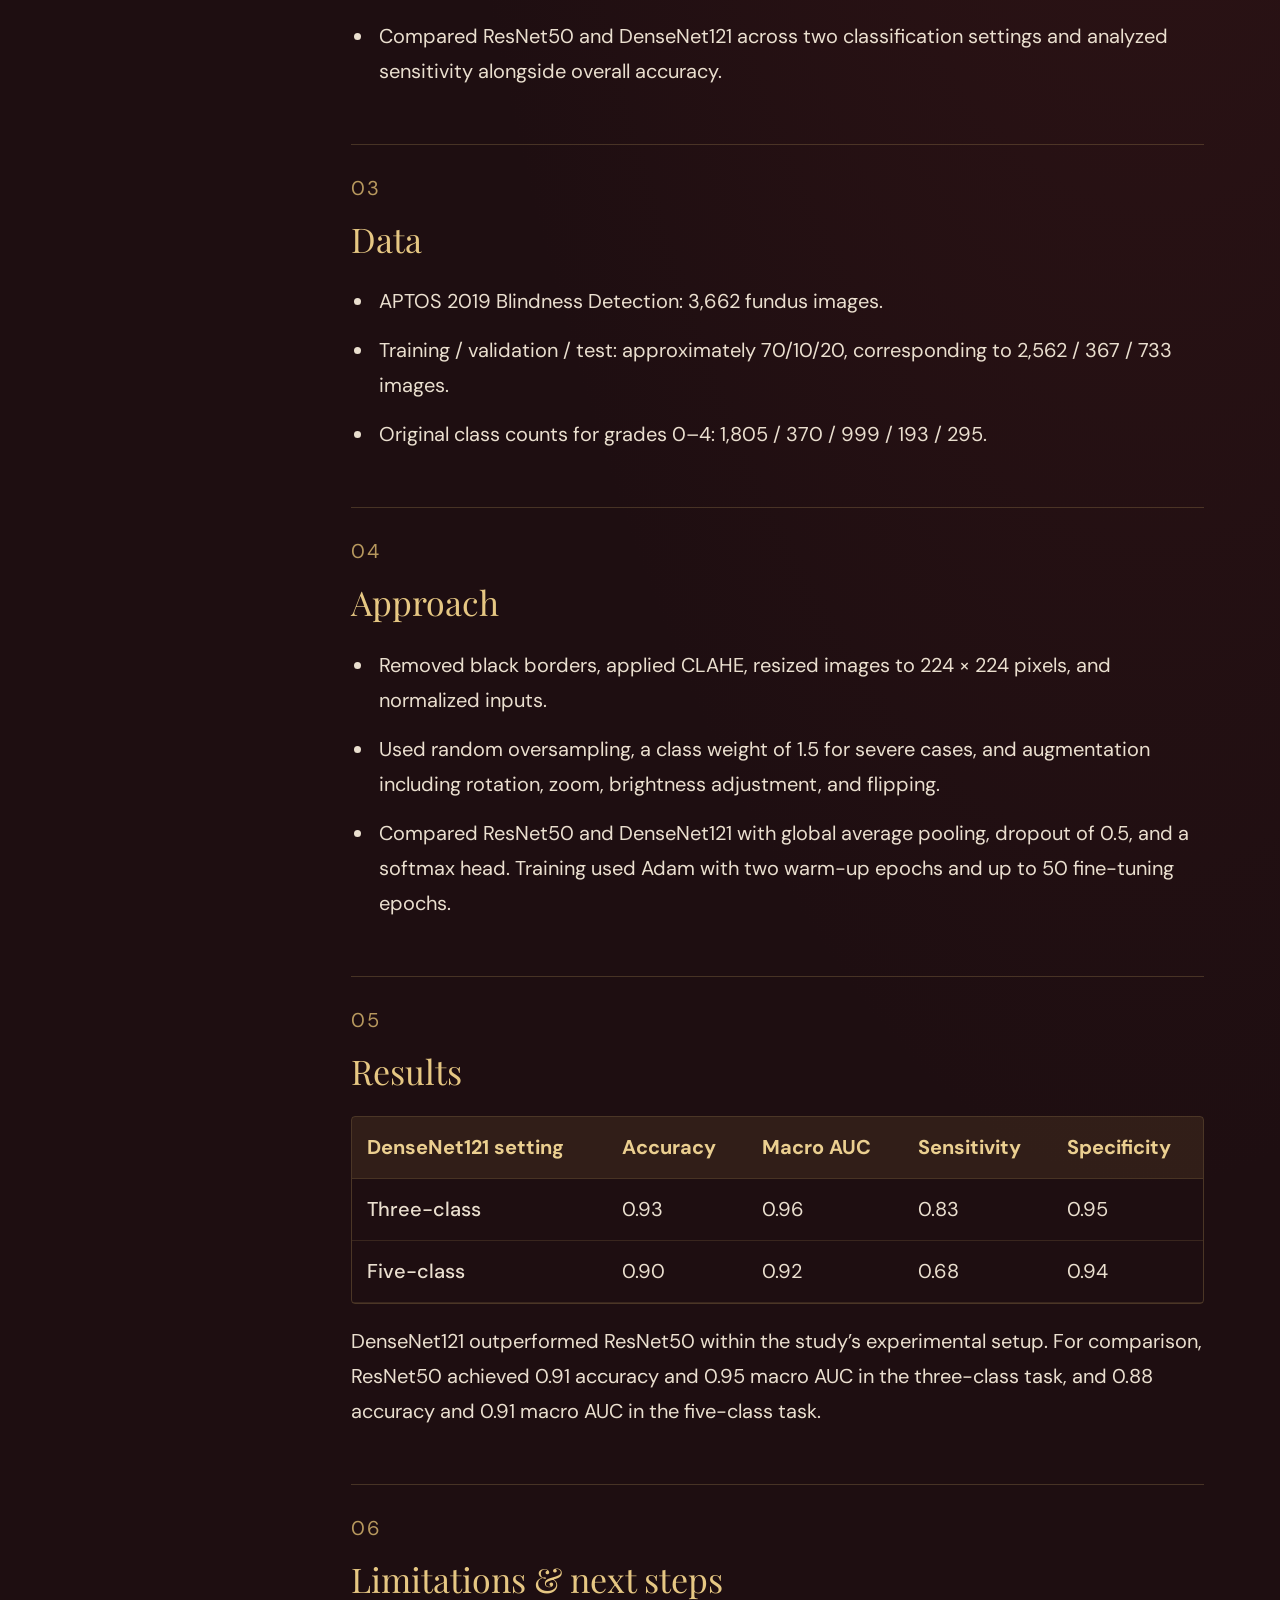
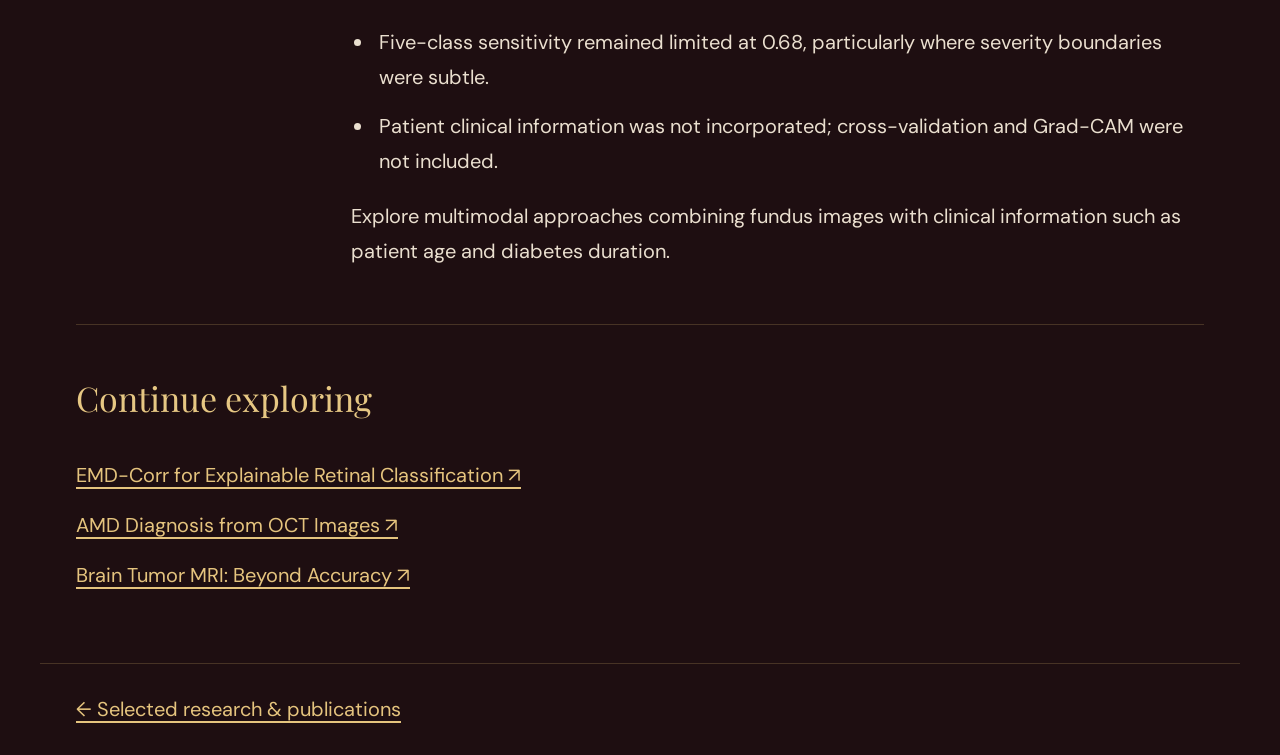
<file: projects/diabetic-retinopathy.html>
<!doctype html><html lang="en"><head><meta charset="utf-8"><meta name="viewport" content="width=device-width,initial-scale=1"><meta name="description" content="Comparing three-class screening and five-class severity grading, with a focus on preprocessing and class imbalance."><meta name="theme-color" content="#260c10"><title>Diabetic Retinopathy Classification | (Thanh) Minh Tam Nguyen</title><link rel="stylesheet" href="../project.css"></head><body class="project-page">
<a class="skip-project" href="#project-content">Skip to project</a><header class="project-header"><a href="../index.html#papers">← Back to Research</a><a class="project-owner" href="../index.html">(Thanh) Minh Tam Nguyen</a></header>
<main id="project-content"><div class="project-hero"><p class="research-badge">Classification foundations</p><h1>Diabetic Retinopathy Classification</h1><p class="project-paper">Study of Deep Learning Models for Diabetic Retinopathy Diagnosis</p><p class="research-venue">Bachelor’s thesis · IFSA–NAFIPS 2025 / Springer 2026</p><div class="project-publication"><p class="research-badge">Forthcoming · Springer</p><p>Forthcoming in <em>Fuzzy Systems 60 Years Later: Past, Present, and Future</em>.<br>Lecture Notes in Networks and Systems, vol. 2080.</p><p>Expected eBook publication: October 2026.</p><a href="https://link.springer.com/book/9783032328304" target="_blank" rel="noopener noreferrer">Book page &#8599;</a></div><div class="project-development"><span>Research development</span><p>Building the foundation in preprocessing, transfer learning, class imbalance, and evaluation.</p></div></div>
<div class="project-layout"><nav class="project-toc" aria-label="Project contents"><a href="#overview"><span>01</span>Overview</a><a href="#role"><span>02</span>My role</a><a href="#data"><span>03</span>Data</a><a href="#approach"><span>04</span>Approach</a><a href="#results"><span>05</span>Results</a><a href="#limitations"><span>06</span>Limitations &amp; next steps</a></nav><div class="project-body"><section id="overview"><p class="project-number">01</p><h2>Overview</h2><p>This project compares three-class screening and five-class ICDRS severity classification from fundus images, with particular attention to preprocessing and class imbalance.</p></section><section id="role"><p class="project-number">02</p><h2>My role</h2><ul><li>Designed a preprocessing pipeline combining black-border removal and CLAHE contrast enhancement.</li><li>Implemented class-balancing strategies using random oversampling, on-the-fly augmentation, and class weighting.</li><li>Compared ResNet50 and DenseNet121 across two classification settings and analyzed sensitivity alongside overall accuracy.</li></ul></section><section id="data"><p class="project-number">03</p><h2>Data</h2><ul><li>APTOS 2019 Blindness Detection: 3,662 fundus images.</li><li>Training / validation / test: approximately 70/10/20, corresponding to 2,562 / 367 / 733 images.</li><li>Original class counts for grades 0–4: 1,805 / 370 / 999 / 193 / 295.</li></ul></section><section id="approach"><p class="project-number">04</p><h2>Approach</h2><ul><li>Removed black borders, applied CLAHE, resized images to 224 × 224 pixels, and normalized inputs.</li><li>Used random oversampling, a class weight of 1.5 for severe cases, and augmentation including rotation, zoom, brightness adjustment, and flipping.</li><li>Compared ResNet50 and DenseNet121 with global average pooling, dropout of 0.5, and a softmax head. Training used Adam with two warm-up epochs and up to 50 fine-tuning epochs.</li></ul></section><section id="results"><p class="project-number">05</p><h2>Results</h2><div class="results-scroll" role="region" aria-label="Results table" tabindex="0"><table><thead><tr><th scope="col">DenseNet121 setting</th><th scope="col">Accuracy</th><th scope="col">Macro AUC</th><th scope="col">Sensitivity</th><th scope="col">Specificity</th></tr></thead><tbody><tr><th scope="row">Three-class</th><td>0.93</td><td>0.96</td><td>0.83</td><td>0.95</td></tr><tr><th scope="row">Five-class</th><td>0.90</td><td>0.92</td><td>0.68</td><td>0.94</td></tr></tbody></table></div><p>DenseNet121 outperformed ResNet50 within the study’s experimental setup. For comparison, ResNet50 achieved 0.91 accuracy and 0.95 macro AUC in the three-class task, and 0.88 accuracy and 0.91 macro AUC in the five-class task.</p></section><section id="limitations"><p class="project-number">06</p><h2>Limitations &amp; next steps</h2><ul><li>Five-class sensitivity remained limited at 0.68, particularly where severity boundaries were subtle.</li><li>Patient clinical information was not incorporated; cross-validation and Grad-CAM were not included.</li></ul><p>Explore multimodal approaches combining fundus images with clinical information such as patient age and diabetes duration.</p></section></div></div>
<aside class="project-related" aria-label="Other research projects"><h2>Continue exploring</h2><a href="emd-corr.html">EMD-Corr for Explainable Retinal Classification ↗</a><a href="amd-oct.html">AMD Diagnosis from OCT Images ↗</a><a href="brain-mri.html">Brain Tumor MRI: Beyond Accuracy ↗</a></aside></main><footer class="project-footer"><a href="../index.html#papers">← Selected research & publications</a></footer></body></html>
</file>
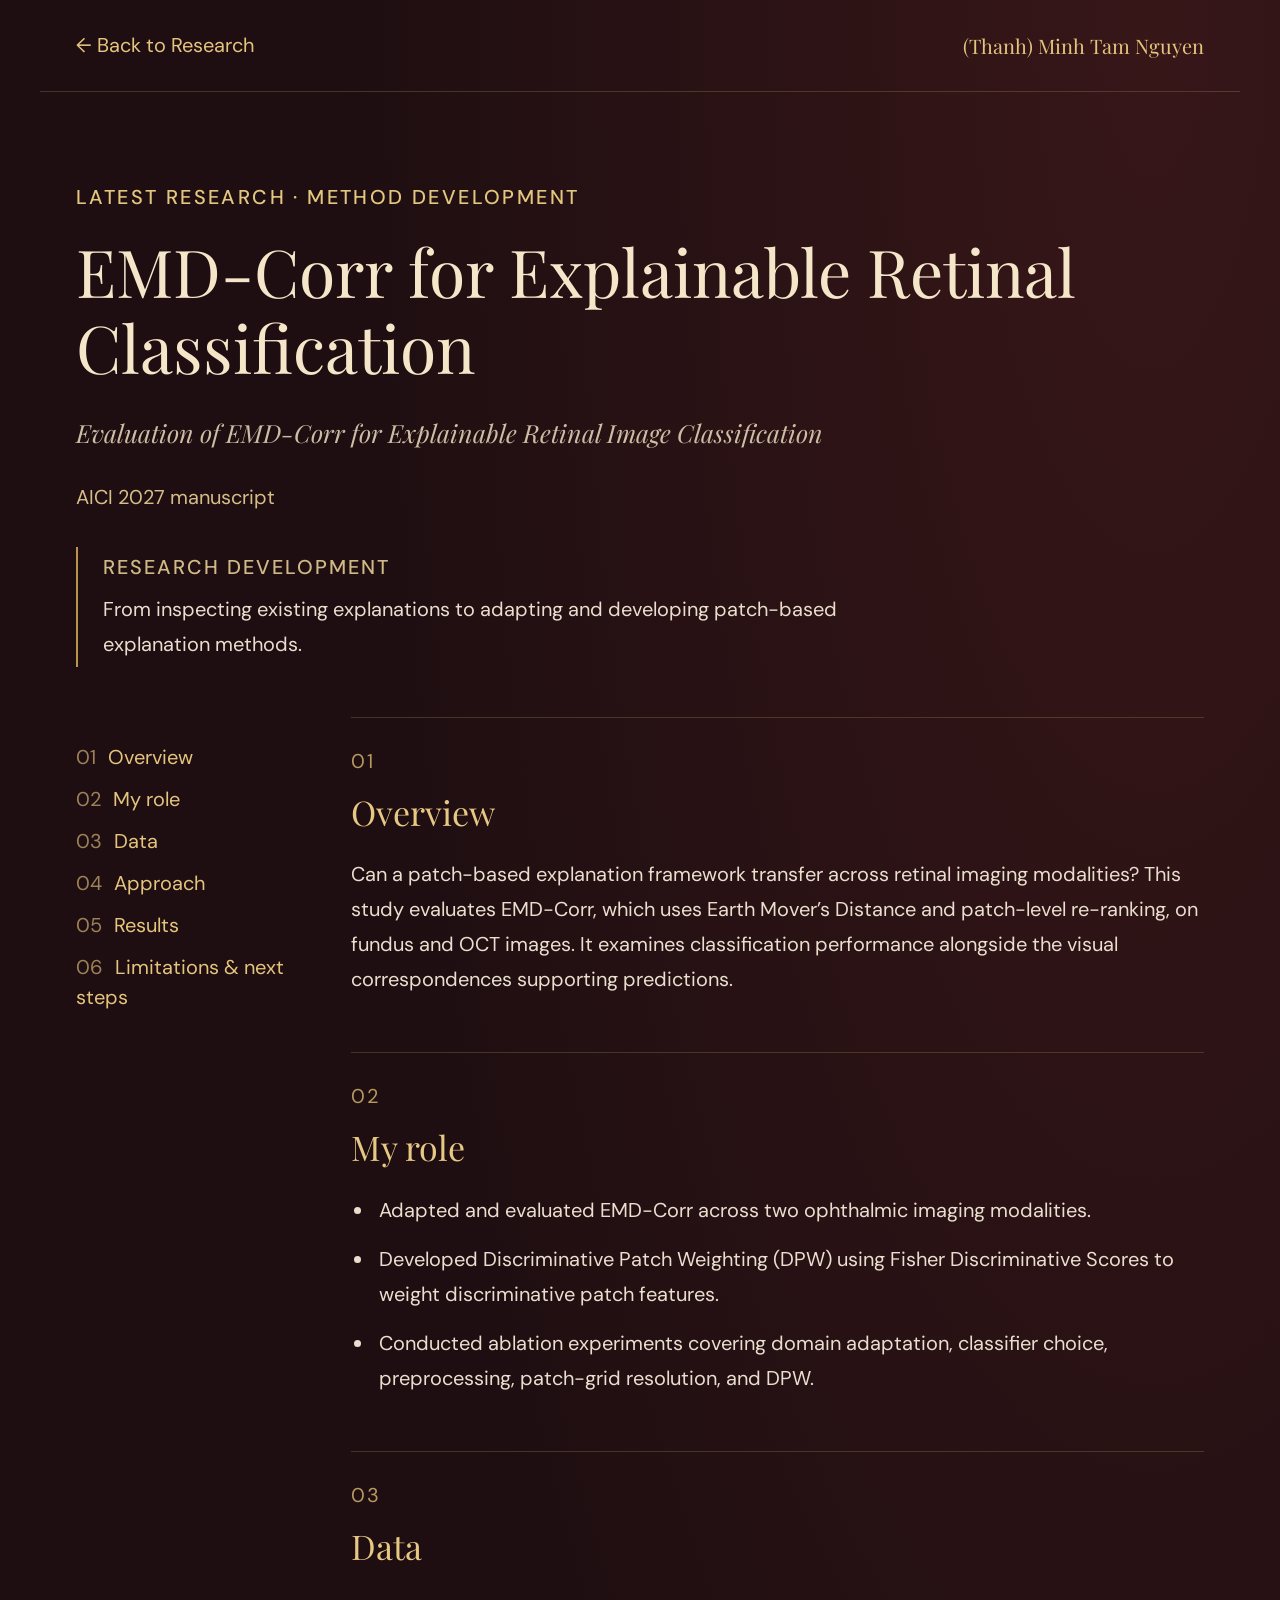
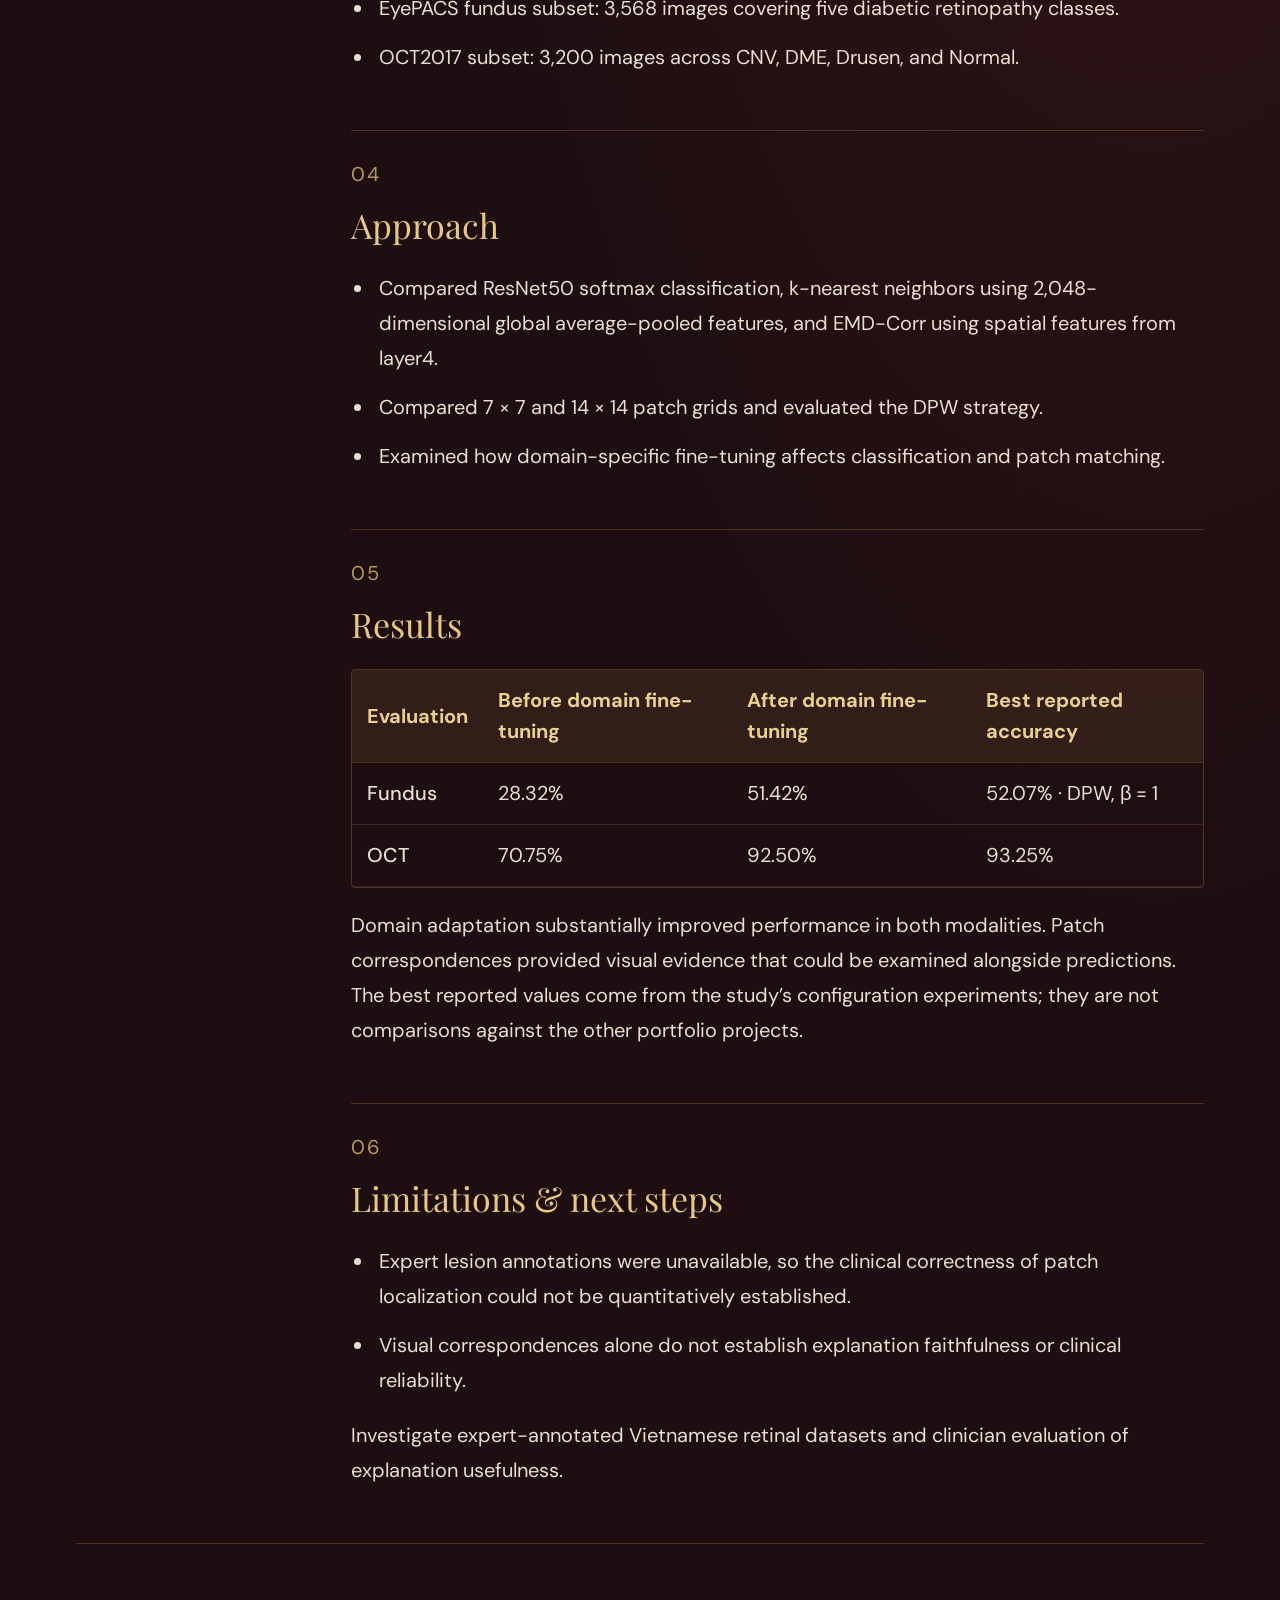
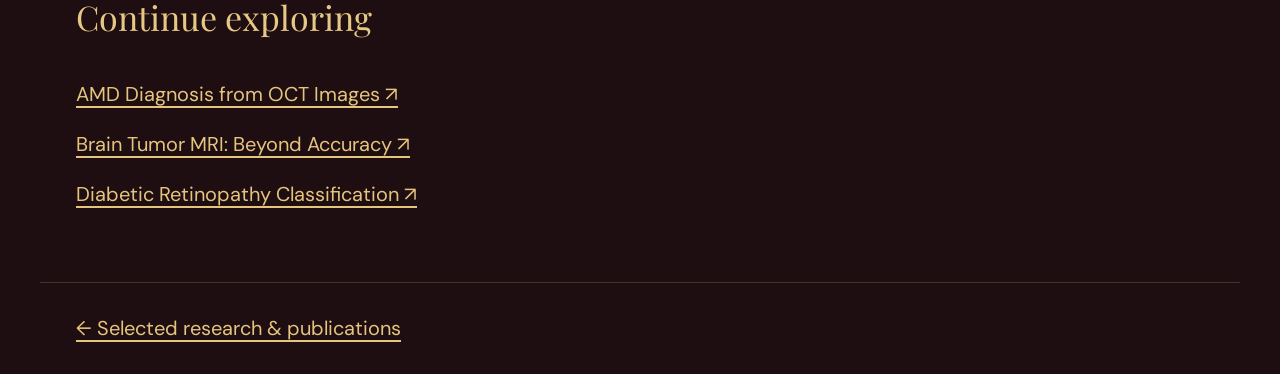
<file: projects/emd-corr.html>
<!doctype html><html lang="en"><head><meta charset="utf-8"><meta name="viewport" content="width=device-width,initial-scale=1"><meta name="description" content="Evaluating patch-based explanations across fundus and OCT images, with Discriminative Patch Weighting and systematic ablation studies."><meta name="theme-color" content="#260c10"><title>EMD-Corr for Explainable Retinal Classification | (Thanh) Minh Tam Nguyen</title><link rel="stylesheet" href="../project.css"></head><body class="project-page">
<a class="skip-project" href="#project-content">Skip to project</a><header class="project-header"><a href="../index.html#papers">← Back to Research</a><a class="project-owner" href="../index.html">(Thanh) Minh Tam Nguyen</a></header>
<main id="project-content"><div class="project-hero"><p class="research-badge">Latest research · Method development</p><h1>EMD-Corr for Explainable Retinal Classification</h1><p class="project-paper">Evaluation of EMD-Corr for Explainable Retinal Image Classification</p><p class="research-venue">AICI 2027 manuscript</p><div class="project-development"><span>Research development</span><p>From inspecting existing explanations to adapting and developing patch-based explanation methods.</p></div></div>
<div class="project-layout"><nav class="project-toc" aria-label="Project contents"><a href="#overview"><span>01</span>Overview</a><a href="#role"><span>02</span>My role</a><a href="#data"><span>03</span>Data</a><a href="#approach"><span>04</span>Approach</a><a href="#results"><span>05</span>Results</a><a href="#limitations"><span>06</span>Limitations &amp; next steps</a></nav><div class="project-body"><section id="overview"><p class="project-number">01</p><h2>Overview</h2><p>Can a patch-based explanation framework transfer across retinal imaging modalities? This study evaluates EMD-Corr, which uses Earth Mover’s Distance and patch-level re-ranking, on fundus and OCT images. It examines classification performance alongside the visual correspondences supporting predictions.</p></section><section id="role"><p class="project-number">02</p><h2>My role</h2><ul><li>Adapted and evaluated EMD-Corr across two ophthalmic imaging modalities.</li><li>Developed Discriminative Patch Weighting (DPW) using Fisher Discriminative Scores to weight discriminative patch features.</li><li>Conducted ablation experiments covering domain adaptation, classifier choice, preprocessing, patch-grid resolution, and DPW.</li></ul></section><section id="data"><p class="project-number">03</p><h2>Data</h2><ul><li>EyePACS fundus subset: 3,568 images covering five diabetic retinopathy classes.</li><li>OCT2017 subset: 3,200 images across CNV, DME, Drusen, and Normal.</li></ul></section><section id="approach"><p class="project-number">04</p><h2>Approach</h2><ul><li>Compared ResNet50 softmax classification, k-nearest neighbors using 2,048-dimensional global average-pooled features, and EMD-Corr using spatial features from layer4.</li><li>Compared 7 × 7 and 14 × 14 patch grids and evaluated the DPW strategy.</li><li>Examined how domain-specific fine-tuning affects classification and patch matching.</li></ul></section><section id="results"><p class="project-number">05</p><h2>Results</h2><div class="results-scroll" role="region" aria-label="Results table" tabindex="0"><table><thead><tr><th scope="col">Evaluation</th><th scope="col">Before domain fine-tuning</th><th scope="col">After domain fine-tuning</th><th scope="col">Best reported accuracy</th></tr></thead><tbody><tr><th scope="row">Fundus</th><td>28.32%</td><td>51.42%</td><td>52.07% · DPW, β = 1</td></tr><tr><th scope="row">OCT</th><td>70.75%</td><td>92.50%</td><td>93.25%</td></tr></tbody></table></div><p>Domain adaptation substantially improved performance in both modalities. Patch correspondences provided visual evidence that could be examined alongside predictions. The best reported values come from the study’s configuration experiments; they are not comparisons against the other portfolio projects.</p></section><section id="limitations"><p class="project-number">06</p><h2>Limitations &amp; next steps</h2><ul><li>Expert lesion annotations were unavailable, so the clinical correctness of patch localization could not be quantitatively established.</li><li>Visual correspondences alone do not establish explanation faithfulness or clinical reliability.</li></ul><p>Investigate expert-annotated Vietnamese retinal datasets and clinician evaluation of explanation usefulness.</p></section></div></div>
<aside class="project-related" aria-label="Other research projects"><h2>Continue exploring</h2><a href="amd-oct.html">AMD Diagnosis from OCT Images ↗</a><a href="brain-mri.html">Brain Tumor MRI: Beyond Accuracy ↗</a><a href="diabetic-retinopathy.html">Diabetic Retinopathy Classification ↗</a></aside></main><footer class="project-footer"><a href="../index.html#papers">← Selected research & publications</a></footer></body></html>
</file>
<file: style.css>
@import url('https://fonts.googleapis.com/css2?family=Cormorant+Garamond:ital,wght@0,400;0,500;0,600;1,400;1,500&family=DM+Sans:wght@400;500&display=swap');
:root{--gold:#c99d51;--cream:#eee3ce;--muted:#b6a58f;--ink:#12110f}*{box-sizing:border-box}html{scroll-behavior:smooth;scroll-padding-top:22px}body{margin:0;color:var(--cream);background:radial-gradient(ellipse at 5% 20%,#791d1e 0,transparent 35%),repeating-linear-gradient(112deg,#270707 0,#510e13 12%,#2b070a 18%,#64171a 24%,#30090a 33%);font-family:'Cormorant Garamond',Georgia,serif;font-size:19px;line-height:1.5}a{color:inherit;text-decoration:none}button,input{font:inherit}button,a,label{ -webkit-tap-highlight-color:transparent}button{cursor:pointer}a:focus-visible,button:focus-visible,input:focus-visible,summary:focus-visible{outline:2px solid #f3c773;outline-offset:5px}p{margin:0 0 20px}h1,h2,h3{font-weight:400;line-height:1.04;margin:0 0 24px}h1{font-size:clamp(55px,6.9vw,112px);letter-spacing:-.035em}h1 em{font-weight:400}h2{font-size:clamp(40px,4.4vw,70px)}h3{font-size:28px}em{color:#ddc194}main{width:76%;max-width:1320px;margin:24px auto 0}.room{position:relative;padding:75px 7%;margin-bottom:10px;overflow:hidden;background:radial-gradient(ellipse at 90% 10%,#46352130,transparent 50%),linear-gradient(125deg,#191813,#0b0d0c 62%,#211710);border:1px solid #9f72302e;box-shadow:0 12px 45px #10000066;isolation:isolate}.room:after{content:'';position:absolute;inset:10px;border:1px solid #c99d511a;pointer-events:none;z-index:-1}.eyebrow{font:10px 'DM Sans',sans-serif;letter-spacing:.24em;color:var(--gold);margin-bottom:25px}.home{min-height:calc(100svh - 48px);padding-top:26px;background:radial-gradient(ellipse at 70% 65%,#67161b80,transparent 50%),linear-gradient(115deg,#101311 25%,#190d0d 70%,#300b0d)}header{display:flex;align-items:center;justify-content:space-between;border-bottom:1px solid #c99d5144;padding:0 0 22px;gap:20px}.wordmark{font-size:24px;white-space:nowrap}nav{display:flex;gap:23px;font-size:14px}nav a:hover,.text-link:hover{color:var(--gold)}.hero-grid{display:grid;grid-template-columns:1.35fr 1fr;align-items:center;gap:6%;min-height:70vh;padding:45px 0 35px}.intro{font-size:20px;max-width:370px;color:#cfc2ad}.pill{display:inline-flex;gap:35px;align-items:center;border:1px solid #bd9b66;border-radius:40px;padding:9px 24px;font-size:16px;transition:background .2s}.pill:hover{background:#c99d5122}.arch{position:relative;border:4px solid #be9143;border-bottom-width:1px;border-radius:210px 210px 0 0;margin:0;overflow:hidden;background:#554329;box-shadow:0 0 0 7px #1d1a12,0 0 0 8px #bc934a55}.arch img{display:block;width:100%;height:clamp(300px,36vw,560px);object-fit:cover;object-position:50% 25%;filter:saturate(.65) sepia(.1)}.arch figcaption{position:absolute;bottom:0;left:0;right:0;background:linear-gradient(transparent,#090909);padding:45px 10px 18px;text-align:center;font-style:italic}.home-bottom{display:flex;justify-content:space-between;font:9px 'DM Sans',sans-serif;letter-spacing:.18em;color:var(--muted)}.column{position:absolute;top:18px;bottom:18px;width:24px;opacity:.32;background:repeating-linear-gradient(90deg,#15100c 0,#8a6237 3px,#302216 7px);z-index:-1}.column:before,.column:after{content:'❧';position:absolute;left:-9px;top:0;color:#ac8649;font-size:35px;background:#302114;border-block:3px double #976d3a;line-height:1;width:42px;text-align:center}.column:after{top:auto;bottom:0;content:'';height:18px}.column.left{left:22px}.column.right{right:22px}.timeline{position:fixed;left:2.1%;top:50%;transform:translateY(-50%);width:9%;z-index:10;border-left:1px solid #d2a55d55}.timeline a{display:block;position:relative;margin:20px 0;padding-left:16px;color:#b49477;font-size:13px;line-height:1.2}.timeline a:before{content:'';position:absolute;left:-3px;top:4px;width:5px;height:5px;background:#a57d44;border-radius:50%}.timeline b{display:block;font-weight:400;font-size:17px;margin-bottom:5px}.timeline a.active{color:#fff0d5}.timeline a.active:before{box-shadow:0 0 12px #edba62;background:#ffdb92}.signature{position:fixed;right:1.1%;top:35px;width:9.5%;text-align:center;color:#d0aa77}.seal{border:3px double #d6ad62;border-radius:50%;width:80px;height:80px;margin:auto;font-size:27px;line-height:1.05;padding:9px;box-shadow:0 0 0 4px #a8773044}.signature p{font-size:10px;letter-spacing:.14em;margin-top:24px}.signature i{display:block;background:#b59354;width:1px;height:30px;margin:32px auto}.signature blockquote{font-style:italic;font-size:16px;margin:70px 0 0}.coin{position:fixed;left:0;top:0;width:78px;height:78px;border-radius:50%;border:4px double #f1ce83;background:radial-gradient(circle at 30% 20%,#886630,#2b2116 65%);box-shadow:0 0 0 4px #8e642c,0 0 0 6px #e1ba6b88,0 0 24px #e7a33d99,inset 0 0 10px #eab75555;color:#f0cd85;text-align:center;font-size:29px;line-height:.95;padding-top:10px;pointer-events:none;z-index:20;will-change:transform}.coin span{display:block;font-size:15px;margin-bottom:3px}.coin small{display:block;font-size:8px;margin-top:6px}.anchor{width:1px;height:1px;pointer-events:none}.hero-anchor{margin:45px 0 0 54%}.trail{position:fixed;inset:0;width:100%;height:100%;pointer-events:none;z-index:19;overflow:visible}.trail path{fill:none;stroke:#deb86c;stroke-width:1.2;filter:drop-shadow(0 0 5px #ffac32);opacity:.65;stroke-dasharray:2 7}.fall{height:65vh;min-height:420px;background:radial-gradient(ellipse at 75% 80%,#68331b66,transparent 60%),linear-gradient(130deg,#150e0c,#230d0c 40%,#080b0b)}.fall h2{font-size:clamp(38px,4vw,64px);position:relative;z-index:2}.fall p{color:#bda487}.fall-anchor{position:absolute;left:65%;top:70%}.distant-record{position:absolute;width:58%;aspect-ratio:1;right:-2%;bottom:-45%;border-radius:50%;background:repeating-radial-gradient(circle,#111 0 2px,#38332b 3px,#101010 4px);transform:rotateX(62deg) rotate(-20deg);border:14px ridge #977344;box-shadow:0 30px 10px #000;opacity:.8}.scroll-whisper{position:absolute;bottom:25px;font:9px 'DM Sans',sans-serif;letter-spacing:.2em;color:var(--gold)}.vinyl{min-height:700px}.player{display:grid;grid-template-columns:1.3fr 1fr;gap:9%;align-items:center}.turntable{position:relative;aspect-ratio:1;width:100%}.record{width:100%;height:100%;border-radius:50%;background:repeating-radial-gradient(circle,#131414 0 2px,#343333 3px,#131414 4px);border:9px solid #251910;box-shadow:0 0 0 4px #755433,0 25px 35px #000a;animation:spin 12s linear infinite;animation-play-state:paused;position:relative}.record:before{content:'';position:absolute;inset:0;border-radius:50%;background:conic-gradient(transparent 0deg,#ffffff20 45deg,transparent 80deg,transparent 170deg,#ffffff15 225deg,transparent 270deg)}.record-label{position:absolute;inset:35%;border-radius:50%;background:#44301d;color:#a78b57;border:2px solid #876735;text-align:center;padding-top:20%;font-size:8px;line-height:1.3}.record-label span{font-size:6px}.spindle{position:absolute;top:50%;left:50%}.needle{position:absolute;right:-8%;top:0;width:33%;height:78%;background:none;border:0;transform-origin:72% 8%;transform:rotate(-24deg);transition:transform .8s;z-index:21;filter:drop-shadow(3px 6px 4px #000)}.pivot{position:absolute;left:60%;top:0;width:25px;height:25px;border:5px ridge #bb965b;border-radius:50%;background:#241a12}.arm{position:absolute;left:65%;top:20px;width:8px;height:76%;background:linear-gradient(90deg,#473a28,#e4c28a,#765a2f);transform:rotate(12deg);transform-origin:top}.cartridge{position:absolute;bottom:8%;left:13%;width:21px;height:42px;background:#161616;border:2px solid #9c7845;transform:rotate(12deg)}body.playing .needle{transform:rotate(1deg)}body.playing .record{animation-play-state:running}.player-info h3{font-size:32px}.player-info p{font-size:16px;color:#b9aa96}.player-info blockquote{font-style:italic;margin:35px 0 0;color:#c1aa85}.time{display:flex;justify-content:space-between;font-size:13px}input[type=range]{width:100%;accent-color:var(--gold);height:3px}.play{display:inline-grid;place-items:center;background:none;color:var(--cream);border:1px solid var(--cream);border-radius:50%;width:56px;height:56px;margin-top:22px}.music-picker{display:inline-block;font-size:14px;border-bottom:1px solid #8b6e41;margin-left:15px;cursor:pointer}.music-picker input{width:1px;height:1px;position:absolute;opacity:0}.music-picker:focus-within{outline:2px solid var(--gold)}.about{display:grid;grid-template-columns:1fr 1.35fr;gap:9%;align-items:center;padding-block:110px}.polaroid{background:#e0d1b6;color:#37291e;padding:12px 12px 22px;box-shadow:7px 12px 20px #0008;margin:0;transform:rotate(-5deg)}.polaroid img{display:block;width:100%;object-fit:cover;filter:sepia(.18) saturate(.7)}.portrait img{aspect-ratio:.8}.polaroid figcaption{font-style:italic;font-size:18px;line-height:1.2;padding-top:14px}.about-copy p{font-size:18px;color:#cbbda8}.about-copy strong{font-weight:500;color:#e8d7bb}.values{display:flex;justify-content:space-between;border-top:1px solid #c99d5133;padding-top:24px;margin:27px 0;color:var(--gold);font-size:28px;text-align:center}.values small{display:block;font-size:12px;color:#c8b99f}.text-link{font-size:15px;border-bottom:1px solid #ab8c5466;padding-bottom:5px}.about-anchor{position:absolute;right:9%;top:9%}.section-heading{display:flex;justify-content:space-between;align-items:center;gap:20px}.section-heading .pill{white-space:nowrap}.paper-grid{display:grid;grid-template-columns:repeat(3,1fr);gap:20px;margin-top:65px}.paper{color:#33291f;background:linear-gradient(130deg,#eaddc6,#cdb894);box-shadow:5px 8px 0 #76604966,9px 14px 20px #0007;border:1px solid #dfc9a6;padding:25px;position:relative}.paper:before{content:'';position:absolute;inset:8px;border:1px solid #80623c33;pointer-events:none}.paper h3{font-size:24px;line-height:1.15;margin:20px 0}.paper p{font-size:14px}.paper .meta{font:9px 'DM Sans',sans-serif;letter-spacing:.1em;color:#725535}.paper .authors{font-size:13px;color:#6a5540}.papers-anchor{position:absolute;top:210px;left:65%}.paper-grid .paper:nth-child(3n+2){transform:rotate(-2deg)}.paper-grid .paper:nth-child(3n){transform:rotate(2deg)}.world{padding-bottom:70px}.gallery{display:grid;grid-template-columns:repeat(4,1fr);gap:20px;margin:65px 0 30px}.photo-card{color:#33291f;background:#dfd0b6;padding:9px 9px 14px;transform:rotate(-4deg);box-shadow:4px 8px 15px #0007}.photo-card:nth-child(even){transform:rotate(3deg)}.photo-card button{border:0;padding:0;background:none;display:block;width:100%}.photo-card img{width:100%;aspect-ratio:.85;object-fit:cover;display:block;filter:saturate(.7);transition:filter .3s}.photo-card button:hover img{filter:saturate(1)}.photo-card p{font-size:16px;margin:10px 0 0;line-height:1.1}.photo-card a{font-size:12px;text-decoration:underline}.world-anchor{position:absolute;top:24%;left:75%}summary{cursor:pointer;color:#ceb481;font-size:17px}.more{margin-top:30px;grid-template-columns:repeat(4,1fr)}.scrapbook{display:grid;grid-template-columns:1.15fr 1fr .75fr;align-items:center;gap:15px;margin-top:65px}.checklist{transform:rotate(-4deg)}.checklist h3{font-size:26px}.checklist p{border-bottom:1px solid #8d714b33;padding-bottom:9px}.handwritten{font-style:italic;font-size:25px}.letter{transform:rotate(7deg);padding-top:120px;min-height:330px}.letter .handwritten{font-size:27px}.notes-anchor{position:absolute;left:50%;top:60px}.memory{transform:rotate(-3deg)}.memory img{aspect-ratio:.7}.contact{display:flex;gap:30px;font-size:16px;margin-top:50px;color:#dcc399}.grain{position:fixed;inset:0;pointer-events:none;z-index:30;opacity:.035;background-image:url("data:image/svg+xml,%3Csvg viewBox='0 0 180 180' xmlns='http://www.w3.org/2000/svg'%3E%3Cfilter id='n'%3E%3CfeTurbulence type='fractalNoise' baseFrequency='.9' numOctaves='3' stitchTiles='stitch'/%3E%3C/filter%3E%3Cpath fill='%23fff' filter='url(%23n)' d='M0 0h180v180H0z'/%3E%3C/svg%3E")}footer{text-align:center;padding:45px 0 35px;color:#ceab83}footer p{font-size:26px;font-style:italic;margin-bottom:3px}footer em{font-size:17px}.end-anchor{margin:80px auto}footer small{display:block;font-size:12px}footer>a{display:block;font:9px 'DM Sans',sans-serif;letter-spacing:.16em;margin-top:25px}.mini-player{position:fixed;right:20px;bottom:20px;z-index:25;background:#18130eee;border:1px solid var(--gold);border-radius:40px;color:#ead5ac;padding:10px 20px;font-size:16px}.mini-player[hidden]{display:none}dialog{background:#17130f;color:var(--cream);border:1px solid var(--gold);max-width:90vw;max-height:92vh;padding:24px}dialog::backdrop{background:#000c}dialog img{display:block;max-width:80vw;max-height:73vh;object-fit:contain}dialog p{margin:10px 0 0}dialog button{position:absolute;right:5px;top:0;background:#211a13;color:white;border:0;font-size:26px}.skip{position:fixed;top:-100px;z-index:100;background:#111;padding:12px}.skip:focus{top:0}@keyframes spin{to{transform:rotate(360deg)}}
@media(min-width:1600px){.timeline{left:calc(50% - 780px);width:100px}.signature{right:calc(50% - 790px);width:105px}}@media(max-width:1100px){main{width:83%;margin-left:14%}.signature{display:none}.timeline{width:11%}.room{padding-inline:7%}.wordmark{font-size:20px}nav{gap:12px;font-size:12px}.paper-grid{grid-template-columns:repeat(2,1fr)}.gallery{gap:12px}.scrapbook{grid-template-columns:1fr 1fr}.memory{display:none}.column{opacity:.2}.player{gap:7%}.home h1{font-size:70px}}@media(max-width:700px){body{font-size:17px}main{width:94%;margin:10px auto 58px}.timeline{top:auto;bottom:0;left:0;transform:none;width:100%;display:flex;justify-content:space-around;background:#180d0ef5;border-top:1px solid #8e6739;padding:6px 0;z-index:40}.timeline a{margin:0;padding:6px 3px;font-size:8px;text-align:center;max-width:56px}.timeline a:before{display:none}.timeline b{font-size:13px;margin-bottom:3px}.room{padding:48px 7%;margin-bottom:7px}.home{padding-top:20px;min-height:calc(100svh - 75px)}header{padding-bottom:15px}.wordmark{font-size:20px}nav{display:none}.hero-grid{grid-template-columns:1fr 43%;gap:15px;min-height:65vh;padding:35px 0}.home h1{font-size:clamp(37px,8.5vw,59px)}.hero-grid .eyebrow{font-size:8px;letter-spacing:.13em}.intro{font-size:16px}.arch img{height:290px}.arch figcaption{font-size:12px}.pill{padding:8px 15px;font-size:14px;gap:12px}.home-bottom{font-size:7px;gap:15px}.hero-anchor{margin-top:50px}.column{width:12px}.column.left{left:13px}.column.right{right:13px}.column:before,.column:after{width:25px;left:-6px;font-size:22px}.coin{width:60px;height:60px;font-size:23px;padding-top:5px}.coin span{font-size:11px}.coin small{margin-top:4px}.fall{min-height:450px;height:65vh}.fall h2{font-size:43px}.distant-record{width:100%;bottom:-20%;right:-20%}.vinyl{min-height:0}.player{grid-template-columns:1fr;gap:25px}.turntable{width:85%;margin:20px auto}.player-info{padding-inline:12px}.player-info blockquote{margin-top:20px}.player-info h3{font-size:28px}.about{grid-template-columns:1fr;gap:42px;padding-block:65px}.portrait{width:65%;margin:0 auto}.about-copy p{font-size:17px}.about-anchor{right:13%;top:37%}.paper-grid{grid-template-columns:1fr;margin-top:55px;gap:23px}.paper h3{font-size:25px}.section-heading{align-items:start}.section-heading .pill{font-size:11px;padding:7px 11px}.section-heading h2{font-size:39px}.papers-anchor{top:210px;left:80%}.gallery,.more{grid-template-columns:repeat(2,1fr);gap:20px;margin-top:55px}.world-anchor{top:190px}.scrapbook{grid-template-columns:1fr;gap:35px;margin-top:40px}.letter{width:85%;margin:auto;min-height:300px}.notes h2{font-size:42px}.mini-player{bottom:72px;font-size:13px;right:10px;padding:9px 14px}footer{padding-bottom:30px}footer small{font-size:11px}}.motion-reduced *,.motion-reduced *:before,.motion-reduced *:after{animation:none!important;transition:none!important}.motion-reduced .trail{display:none}
</file>
<file: cinematic.css>
/* Full-viewport scenes share one camera; the document is only a scroll runway. */
html{scroll-padding:0}body.cinematic{background:#18090a;overflow-x:hidden}.cinematic main{position:fixed;inset:0;width:100%;max-width:none;margin:0;z-index:3;perspective:1200px}.cinematic .room{position:absolute;inset:0;width:100%;height:100svh;min-height:0;margin:0;padding:0;display:block;border:0;background:transparent;box-shadow:none;overflow:hidden;transform-origin:50% 50%;will-change:transform,opacity}.cinematic .room:after{display:none}.scene-inner{position:relative;width:min(1200px,84%);margin:auto;padding:85px 40px 65px;min-height:100svh;will-change:transform}.cinematic .home .scene-inner{padding-top:28px}.cinematic .home header{position:relative;z-index:3}.cinematic .hero-grid{min-height:calc(100svh - 160px);grid-template-columns:1.2fr 1fr;gap:14%;padding-bottom:70px}.cinematic h1{font-size:clamp(68px,7.4vw,122px)}.cinematic .hero-grid .arch{width:85%;justify-self:end}.cinematic .arch img{height:clamp(310px,48vh,540px)}.cinematic .arch{box-shadow:0 0 0 8px #ad854317,0 0 70px #e09a4033}.cinematic .home-bottom{position:absolute;bottom:30px;left:40px;right:40px}.cinematic .column{position:fixed;height:100vh;top:0;bottom:auto;width:50px;opacity:.22}.cinematic .column.left{left:-30px}.cinematic .column.right{right:-30px}.cinematic .column:before{font-size:60px;width:78px;left:-14px}.cinematic .hero-anchor{opacity:0}.cinematic .signature{display:none}.cinematic .timeline{left:22px;width:50px;border:0}.cinematic .timeline a{padding:6px 0;margin:18px 0;font-family:'DM Sans',sans-serif;font-size:9px;opacity:.45}.cinematic .timeline a.active{opacity:1}.cinematic .timeline a:before{display:none}.cinematic .timeline span{display:none}.cinematic .timeline b{font-size:11px}.cinematic .timeline a.active:after{content:'';display:block;width:25px;height:1px;background:var(--gold);margin-top:8px}.scene-readout{position:fixed;left:8%;right:5%;bottom:20px;display:flex;align-items:center;gap:25px;font:8px 'DM Sans',sans-serif;letter-spacing:.2em;color:#baa78e;z-index:12;pointer-events:none}.journey-line{height:1px;background:#b3956333;flex:1}.journey-line i{display:block;background:#e3bd76;width:100%;height:1px;transform-origin:left}.cinematic footer{padding-bottom:35px}.cinematic .end-anchor{margin:20px auto}.cinematic .coin{z-index:15;width:100px;height:100px;padding:0;background:repeating-conic-gradient(from 0deg,#a87732 0deg,#f8d993 2deg,#725022 4deg);border:4px solid #dcb773;box-shadow:3px 4px 0 #6a421c,5px 6px 0 #ad7b35,7px 8px 0 #573915,0 0 50px #e8b25c40;transform-style:preserve-3d}.coin-face{position:absolute;inset:5px;border:3px double #e8c784;border-radius:50%;padding-top:12px;line-height:1;font-size:33px;background:radial-gradient(ellipse at 20% 10%,#a98246,#42331f 65%,#78603a);text-shadow:1px 2px 1px #140c04;color:#eace94}.coin-face small{font-family:Georgia,serif;font-size:5px!important;letter-spacing:1px;margin-top:7px!important}.coin-face span{font-size:15px!important;margin-bottom:3px}.atmosphere{position:fixed;inset:0;overflow:hidden;pointer-events:none;z-index:0;background:radial-gradient(ellipse at 72% 30%,#593e2150,transparent 60%),radial-gradient(ellipse at 15% 70%,#7d151d70,transparent 65%),linear-gradient(120deg,#170a0c,#211310 70%,#100d0c);--travel:0;--zoom:1;--orbit:0deg}.halo{position:absolute;inset:-30%;background:repeating-conic-gradient(from 30deg at 65% 40%,transparent 0deg,#bf7b3320 9deg,transparent 18deg,transparent 40deg);filter:blur(22px);transform:rotate(var(--orbit)) scale(var(--zoom));opacity:.8}.portal{position:absolute;width:85vw;height:85vw;border:1px solid #d9b27645;border-radius:50%;right:-25vw;top:-45vw;box-shadow:0 0 35px #c08a3220,inset 0 0 25px #c08a3215;transform:rotateX(25deg) rotateY(-20deg) scale(var(--zoom));}.portal-two{width:110vw;height:110vw;right:-37.5vw;top:-57.5vw;opacity:.65}.portal-three{width:140vw;height:140vw;right:-52.5vw;top:-72.5vw;opacity:.35}.perspective-floor{position:absolute;left:-40%;right:-40%;height:60%;bottom:-40%;background:repeating-linear-gradient(90deg,transparent 0 139px,#b4934328 140px 141px),repeating-linear-gradient(0deg,transparent 0 79px,#b4934328 80px 81px);transform:perspective(500px) rotateX(60deg) translateY(calc(var(--travel)*-120px));mask-image:linear-gradient(transparent,#000)}.mote{position:absolute;left:var(--x);top:var(--y);width:var(--s);height:var(--s);border-radius:50%;background:#ebc98e;box-shadow:0 0 12px #e7af55;opacity:.24;transform:translateY(calc(var(--travel)*-200px))}.cinematic .fall .scene-inner{display:flex;flex-direction:column;justify-content:center;align-items:flex-start;min-height:100svh}.cinematic .fall h2{font-size:clamp(50px,6vw,90px);max-width:600px}.cinematic .fall p{max-width:300px}.cinematic .distant-record{width:68%;right:-25%;bottom:-12%;opacity:.35;transform:rotateX(68deg) rotate(-22deg)}.cinematic .fall .scroll-whisper{bottom:70px}.cinematic .vinyl .scene-inner{padding-top:65px}.cinematic .vinyl .section-heading{display:block}.cinematic .vinyl h2{font-size:clamp(32px,3.5vw,54px);margin-bottom:30px}.cinematic .player{grid-template-columns:1.1fr 1fr;gap:15%;max-width:900px;margin:auto}.cinematic .turntable{max-width:450px}.cinematic .about .scene-inner{display:grid;grid-template-columns:.9fr 1.25fr;gap:14%;align-items:center}.cinematic .about .portrait{max-width:360px}.cinematic .about .about-anchor{right:3%;top:15%}.cinematic .paper-grid{margin-top:55px}.cinematic .papers .scene-inner{padding-top:110px}.cinematic .world .scene-inner{padding-top:110px}.cinematic .notes .scene-inner{padding-top:100px}.cinematic .scrapbook{margin-top:100px}.cinematic .mini-player{z-index:20;bottom:55px}.cinematic dialog{z-index:100}.cinematic .grain{opacity:.025}.cinematic .needle{z-index:10}.cinematic .home .intro{max-width:360px}.cinematic .gallery.more{grid-template-columns:repeat(4,1fr)}
@media(max-width:1000px){.scene-inner{width:88%;padding-inline:25px}.cinematic .hero-grid{gap:8%}.cinematic .timeline{left:14px}.cinematic .hero-grid .arch{width:100%}.cinematic .home h1{font-size:70px}.cinematic .player{gap:9%}.cinematic .about .scene-inner{gap:9%}.cinematic .column.left{left:-20px}.cinematic .column.right{right:-20px}.cinematic .home-bottom{left:25px;right:25px}}
@media(max-width:700px){.cinematic .timeline{left:16px;right:16px;top:14px;bottom:auto;width:auto;transform:none;display:flex;justify-content:space-between;padding:0;background:none;border:none;z-index:30}.cinematic .timeline a{margin:0;padding:4px 8px;max-width:none}.cinematic .timeline b{font-size:9px}.cinematic .timeline a.active:after{width:13px;margin-top:3px}.scene-inner{width:100%;padding:75px 25px 75px}.cinematic .home .scene-inner{padding-top:65px}.cinematic .home header{padding-bottom:15px}.cinematic .hero-grid{grid-template-columns:1fr 44%;gap:15px;min-height:calc(100svh - 150px);padding:45px 0 80px}.cinematic .home h1{font-size:clamp(36px,9vw,62px)}.cinematic .arch img{height:310px}.cinematic .home-bottom{bottom:48px;font-size:6px}.cinematic .hero-grid .eyebrow{font-size:7px}.cinematic .column{opacity:.1}.scene-readout{left:25px;right:25px;bottom:16px;font-size:6px;gap:12px}.scene-readout>span:last-child{font-size:5px}.cinematic .fall .scene-inner{padding-top:85px;justify-content:flex-start}.cinematic .fall h2{font-size:48px}.cinematic .distant-record{width:110%;bottom:-4%;right:-30%}.cinematic .vinyl .scene-inner{padding-top:75px}.cinematic .vinyl h2{font-size:34px;max-width:290px}.cinematic .player{grid-template-columns:1fr;gap:22px}.cinematic .turntable{width:73%;max-width:290px;margin:15px auto}.cinematic .player-info{padding-inline:12px}.cinematic .player-info .eyebrow{margin-bottom:12px}.cinematic .player-info blockquote{font-size:17px}.cinematic .about .scene-inner{display:grid;grid-template-columns:1fr;gap:45px;padding-top:85px}.cinematic .portrait{width:62%;margin:auto}.cinematic .about-copy h2{font-size:45px}.cinematic .paper-grid{grid-template-columns:1fr}.cinematic .papers .scene-inner,.cinematic .world .scene-inner,.cinematic .notes .scene-inner{padding-top:80px}.cinematic .gallery.more{grid-template-columns:repeat(2,1fr)}.cinematic .scrapbook{margin-top:60px}.cinematic .mini-player{bottom:45px}.cinematic footer{padding-top:65px}.portal{top:0}.portal-two{top:-12.5vw}.portal-three{top:-27.5vw}.cinematic .letter{width:90%}.cinematic .section-heading h2{font-size:37px}.cinematic .fall .scroll-whisper{bottom:65px}}
.motion-reduced .atmosphere .halo,.motion-reduced .atmosphere .portal,.motion-reduced .mote{transform:none!important}.motion-reduced .room{will-change:auto}

/* Refinement: near architecture crosses the lens; typography sits deeper. */
.cinematic main{perspective:none}.cinematic .room{transform-origin:50% 50%;backface-visibility:hidden}.cinematic .scene-inner{backface-visibility:hidden}.scene-layer{backface-visibility:hidden}.cinematic .trail{z-index:14}.cinematic .trail path{stroke-width:1;stroke-dasharray:none;filter:none;opacity:.55}.lens-passage{position:fixed;inset:-35%;pointer-events:none;z-index:8;opacity:0;will-change:transform,opacity}.lens-passage i{position:absolute;width:80%;height:130%;top:-20%;left:45%;border-radius:50%;border:12px ridge #b78a482b;box-shadow:inset 5px 0 0 #f6dca244,8px 0 0 #2a160b80}.lens-passage i:nth-child(2){left:-55%;width:90%;border-width:5px;opacity:.6}.lens-passage i:nth-child(3){left:75%;width:90%;border-width:18px;opacity:.4}.cinematic .fall h2{font-size:clamp(39px,4.9vw,72px);max-width:480px}.cinematic .fall .eyebrow{margin-bottom:35px}.cinematic .fall .distant-record{opacity:.5}.cinematic .scene-readout{padding:10px 0;text-shadow:0 1px 8px #100705}.cinematic .halo{filter:none;background:radial-gradient(ellipse at 65% 40%,#b8843215,transparent 65%);will-change:transform}.cinematic .portal{box-shadow:0 0 24px #c08a3214;opacity:.36;will-change:transform}.cinematic .portal-two{opacity:.22}.cinematic .portal-three{opacity:.12}.cinematic .grain{opacity:.022}.cinematic .coin{width:100px;height:100px}.cinematic .notes .letter{isolation:isolate}.cinematic .section-heading,.cinematic .about-copy{position:relative}.cinematic .timeline a{min-width:34px;min-height:30px}.cinematic .timeline a:hover{opacity:1}.cinematic .timeline a:focus-visible{opacity:1}
@media(max-width:700px){.cinematic .fall h2{font-size:42px;max-width:300px}.lens-passage{inset:-15%}.lens-passage i{border-width:6px}.cinematic .scene-readout{bottom:6px;background:linear-gradient(transparent,#18090a99);padding:12px 0}.cinematic .timeline{background:linear-gradient(#18090aa0,transparent);left:0;right:0;top:0;padding:10px 14px}.cinematic .about-copy{padding-right:8px}.cinematic .papers .section-heading{padding-right:20px}.cinematic .papers .section-heading .pill{position:relative;z-index:16}.cinematic .trail{display:none}}
.motion-reduced .lens-passage{display:none}.motion-reduced .scene-layer{translate:none!important}.motion-reduced .room{transform:none!important}
.cinematic .home-bottom{bottom:60px}.cinematic .home-bottom>a{display:none}

/* Supplied Dong Son drum face, shared by WebGL fallback and the final seal. */
.cinematic .coin{border:0;padding:0;background:none;box-shadow:0 0 8px #ffdb87,0 0 26px #e9aa5377,0 0 65px #cb842333}
.drum-disc{position:absolute;inset:0;border-radius:50%;background:#0b0905 url('assets/dong-son-drum.png') 48.8333% 50%/160% 100% no-repeat;box-shadow:0 0 0 1px #b89243}
.final-drum-seal{position:absolute;left:50%;top:50%;width:96px;height:96px;transform:translate(-50%,-50%);border-radius:50%;box-shadow:2px 5px 8px #30200f77,0 0 22px #e5b66555;opacity:0;pointer-events:none}
.cinematic .record{animation:none!important;will-change:transform;transform-origin:50% 50%}
.cinematic .record:before{background:conic-gradient(from 18deg,transparent 0deg,#d4dce52b 28deg,transparent 59deg,transparent 195deg,#d4dce512 220deg,transparent 250deg)}
.record-etching{position:absolute;top:17%;left:50%;transform:translateX(-50%);font:8px 'DM Sans',sans-serif;letter-spacing:2px;color:#bea26b;opacity:.8}
.cinematic .record:after{content:'';position:absolute;width:5px;height:5px;right:16%;top:26%;border-radius:50%;background:#d2b076;box-shadow:0 0 3px #d2b07666}
.cinematic .record-label{padding:0;background:#14110b;border:1px solid #9b783b}
.playing .turntable{filter:drop-shadow(0 0 22px #dca34a33)}
.music-levels{display:flex;align-items:center;gap:4px;height:22px;margin-bottom:14px;opacity:.3}.music-levels i{height:16px;width:2px;background:#ddb96e;transform:scaleY(.2)}
.playing .music-levels{opacity:1}.playing .music-levels i{animation:music-meter .85s ease-in-out infinite alternate}.playing .music-levels i:nth-child(2){animation-delay:-.3s}.playing .music-levels i:nth-child(3){animation-delay:-.6s}.playing .music-levels i:nth-child(4){animation-delay:-.15s}.playing .music-levels i:nth-child(5){animation-delay:-.45s}@keyframes music-meter{from{transform:scaleY(.2)}to{transform:scaleY(1)}}
.motion-toggle{position:fixed;right:25px;bottom:21px;z-index:45;border:1px solid #a17c4644;border-radius:20px;padding:7px 13px;color:#d0b487;background:#150f0bc9;font:9px 'DM Sans',sans-serif;letter-spacing:.06em}.cinematic .scene-readout{right:180px}.cinematic .scene-readout>span:last-child{display:none}
.cinematic .fall h2{display:none}.cinematic .fall .eyebrow{display:none}.cinematic .fall .scene-inner>p:not(.eyebrow){position:absolute;right:8%;bottom:30%;max-width:160px;font-style:italic;font-size:24px;color:#ceb38b}.cinematic .fall .scroll-whisper{display:none}.cinematic .fall .distant-record{opacity:.22}
.motion-reduced .music-levels i{animation:none!important}.motion-reduced .needle{transition:none}
@media(max-width:700px){.final-drum-seal{width:76px;height:76px}.motion-toggle{right:14px;bottom:17px;padding:6px 10px;font-size:8px}.cinematic .scene-readout{right:145px}.record-etching{font-size:6px;letter-spacing:1px}.cinematic .fall .scene-inner>p:not(.eyebrow){bottom:20%;font-size:19px;max-width:125px}.cinematic .mini-player{bottom:57px}}
.cinematic .vinyl .scene-inner{display:flex;flex-direction:column;justify-content:center}.cinematic .vinyl .section-heading,.cinematic .vinyl .player{width:100%}.cinematic .vinyl .player{margin-top:0;margin-bottom:0}.motion-enabled .trail path{filter:drop-shadow(0 0 4px #ffcb73);stroke:#f9cd80;stroke-width:1.6}.motion-enabled .trail{display:block}
</file>
<file: figma-opening.css>
/* Opening scenes transcribed from PERSONAL WEBSITE, 1440 × 1200 frames. */
.sr-only{position:absolute;width:1px;height:1px;overflow:hidden;clip-path:inset(50%);white-space:nowrap}
.cinematic .atmosphere{background:radial-gradient(ellipse at 48% 36%,#330d0e 0,transparent 65%),#0b0b0b}
.cinematic .atmosphere:before{content:'';position:absolute;inset:-12%;background:url('assets/figma-red-silk.png') center/cover no-repeat;opacity:.19;transform:translateY(calc(var(--travel)*-65px)) scale(var(--zoom));will-change:transform}
.cinematic .atmosphere:after{content:'';position:absolute;inset:0;background:linear-gradient(#080909b0,transparent 38%,#080909aa)}
.cinematic .atmosphere .portal,.cinematic .perspective-floor,.cinematic .halo{display:none}
.opening-nav{position:fixed;top:0;left:8%;right:8%;z-index:17;padding:28px 12px 14px;border-bottom:1px solid #d3c6b529;will-change:opacity;transition:none}
.opening-nav .wordmark{font-family:Georgia,serif;font-size:25px}
.opening-nav nav{font-family:Georgia,serif;font-size:13px;gap:32px}
.opening-nav nav a:first-child{border-bottom:1px solid #b39449;padding-bottom:7px}
.cinematic .home header{visibility:hidden}
.cinematic .home .scene-inner{width:84%;max-width:1440px;padding:0;min-height:100svh;height:100svh}
.cinematic .home .hero-grid{position:absolute;inset:22% 2% 25%;min-height:0;padding:0;grid-template-columns:1.4fr 1fr;gap:10%;align-items:center}
.cinematic .home h1{font-family:Georgia,'Times New Roman',serif;font-size:clamp(42px,5.1vw,90px);letter-spacing:-.035em;line-height:1.04;margin:0 0 16px;color:#f2eeeb;font-weight:400}
.cinematic .home h1 em{font-style:normal;color:inherit}
.cinematic .home .intro{font-family:'DM Sans',sans-serif;font-size:clamp(11px,1.12vw,18px);max-width:none;white-space:nowrap;color:#ccc3bc}
.cinematic .home .hero-grid .eyebrow,.cinematic .home .pill,.cinematic .home figcaption,.cinematic .home-bottom>span{display:none}
.cinematic .home .hero-grid .arch{width:auto;aspect-ratio:2/3;height:100%;max-height:460px;max-width:100%;justify-self:end;align-self:center;border:6px solid #987419;border-bottom-width:9px;border-radius:220px 220px 0 0;background:radial-gradient(ellipse at 40% 40%,#53452b,#1e1b15);box-shadow:0 0 20px #b98c2114;overflow:hidden}
.cinematic .home .arch img{height:100%;width:100%;object-fit:cover;object-position:50% 70%;filter:none;transform:scale(1.03)}
.cinematic .home-bottom{bottom:7%;left:0;right:0;justify-content:center}
.cinematic .home-bottom>a{display:flex;flex-direction:column;align-items:center;gap:10px;font:italic 13px Georgia,serif;letter-spacing:.08em;color:#d5c5a9}
.cinematic .home-bottom>a:after{content:'↓';font:20px Georgia,serif;color:#e8d4ad}
.opening-columns{position:fixed;inset:70px 1.5% 28px;pointer-events:none;z-index:2;opacity:.55}
.opening-columns i{position:absolute;top:0;bottom:0;width:100px;background:url('assets/figma-pillar-preview.png') 65% center/auto 100% no-repeat;filter:brightness(.65)}
.opening-columns i:first-child{left:0;transform:scaleX(-1)}.opening-columns i:last-child{right:0}
.cinematic .home .column,.cinematic .vinyl .column{display:none}
.cinematic .fall .scene-inner{padding:0;width:84%;height:100svh}
.cinematic .fall h2{display:block;position:absolute;left:4%;top:33%;max-width:300px;font:clamp(28px,3vw,50px)/1.07 Georgia,serif;color:#bcb3a4}
.cinematic .fall h2 em{font:inherit;color:inherit}
.cinematic .fall .scene-inner>p:not(.eyebrow){left:4%;right:auto;top:calc(33% + 116px);bottom:auto;font:italic 14px/1.5 Georgia,serif;max-width:230px;color:#a3927a}
.cinematic .fall .distant-record{display:none}
.cinematic .vinyl .scene-inner{width:min(1180px,82%);padding:115px 10px 65px;min-height:100svh}
.cinematic .vinyl .section-heading{position:absolute;width:1px;height:1px;overflow:hidden;clip-path:inset(50%)}
.cinematic .vinyl .player{grid-template-columns:minmax(0,1.65fr) minmax(255px,1fr);gap:4%;max-width:min(1120px,calc((100svh - 190px)*1.75));align-items:center;margin:0 auto}
.deck{position:relative;width:100%;aspect-ratio:1.05;padding:6% 12% 6% 5%;border:3px ridge #ad854a;border-radius:13px;background:linear-gradient(130deg,#292014,#0a0907 26%,#161009 80%,#292014);box-shadow:0 0 0 7px #17120d,0 0 0 10px #57402955,0 25px 35px #000c,inset 0 0 24px #dbae3730}
.deck:before,.deck:after{content:'';position:absolute;top:-9px;width:13%;height:7px;border-radius:4px;background:linear-gradient(90deg,#584021,#c39d50,#35200e,#c39d50,#35200e);z-index:-1}.deck:before{left:8%}.deck:after{right:8%}
.deck-screw{position:absolute;width:7%;aspect-ratio:1;border-radius:50%;background:conic-gradient(#563b16,#eed28a,#7e5c29,#e3c071,#59401d,#b38b45,#563b16);border:2px solid #6e501f;box-shadow:0 0 0 3px #2c2214,inset 0 0 6px #f9d38355}
.deck-screw:nth-of-type(1){left:3%;top:3%}.deck-screw:nth-of-type(2){right:3%;top:3%}.deck-screw:nth-of-type(3){left:3%;bottom:3%}.deck-screw:nth-of-type(4){right:4%;bottom:3%;width:3%}
.cinematic .turntable{width:100%;max-width:none;margin:0;top:50%;transform:translateY(-50%)}
.cinematic .record{border:3px solid #c69b42;background:repeating-radial-gradient(circle,#17130c 0,#070706 1px,#272119 2px,#0c0b08 3px);box-shadow:0 0 0 2px #594121,0 0 15px #e8b03e44}
.cinematic .record:before{background:conic-gradient(from 22deg,transparent 0deg,#d8a74b66 19deg,#ffe4a38a 26deg,transparent 43deg,transparent 106deg,#ba863641 126deg,transparent 143deg,transparent 220deg,#ffe09c85 240deg,transparent 256deg,transparent 303deg,#d8a74b55 323deg,transparent 342deg)}
.cinematic .record:after,.record-etching{opacity:.35}
.cinematic .record-label{inset:31%;background:radial-gradient(#21180c,#0b0a06);border:2px solid #aa7d37}
.cinematic .needle{right:-16%;top:7%;width:33%;height:89%;transform:rotate(0deg);transform-origin:72% 8%}
.cinematic .pivot{width:clamp(17px,2.3vw,31px);height:clamp(17px,2.3vw,31px);border-width:5px}
.cinematic .arm{height:76%;width:6px;transform:rotate(0deg)}
.cinematic .cartridge{left:60%;bottom:10%;width:15px;height:33px;transform:none}
.cinematic.playing .needle{transform:rotate(22deg)}
.cinematic .player-info{padding:24px 22px;min-height:360px;border:1px solid #b8934820;border-radius:20px;background:linear-gradient(140deg,#29241fbb,#211b1cce);box-shadow:5px 12px 24px #0008,inset 0 1px 1px #ead9b210;backdrop-filter:blur(12px)}
.cinematic .player-info .eyebrow{font:12px Georgia,serif;letter-spacing:.09em;margin:0 0 10px;color:#bf9b55}
.music-source{margin-bottom:18px}.music-source input{width:100%;border:1px solid #bda37455;background:#ffffff08;border-radius:7px;color:#f0e7d8;padding:8px 10px;font:12px Georgia,serif}.music-source button{width:100%;margin-top:6px;border:1px solid #cda84740;border-radius:5px;background:#9e73391c;color:#d6b668;font:12px Georgia,serif;padding:6px}
.cinematic .player-info h3{font:21px/1.2 Georgia,serif;margin:8px 0;overflow-wrap:anywhere}
.cinematic .player-info #music-status{font:12px/1.5 Georgia,serif;margin-bottom:15px}
.cinematic .music-levels{height:16px;margin:0 0 6px}
.cinematic .player-info blockquote{font-size:17px;margin-top:18px}
.cinematic .play{width:38px;height:38px;margin-top:13px;font-size:15px;border-color:#bd9b61}
.cinematic .music-picker{font-size:13px;color:#d8c5a1}
.music-queue{display:grid;gap:5px;margin-top:18px;max-height:130px;overflow:auto}.music-queue:empty{display:none}.music-queue button{display:block;width:100%;text-align:left;background:#d3b4820a;color:#d9c8ad;border:1px solid #b9986640;border-radius:7px;padding:7px 9px;font:12px/1.4 Georgia,serif}.music-queue button[aria-current=true]{border-color:#c49b4a;color:#f4d18a;background:#c0973c19}
.opening-glitter{position:fixed;inset:0;pointer-events:none;z-index:14}
.cinematic.opening-active .timeline{opacity:.3}.cinematic.opening-active .scene-readout{opacity:.55}
@media(max-width:700px){
 .opening-nav{left:7%;right:7%;padding:58px 0 13px}.opening-nav .wordmark{font-size:19px}.opening-nav nav{display:none}
 .opening-columns{inset:99px 0 35px;opacity:.36}.opening-columns i{width:40px}
 .cinematic .home .scene-inner{width:86%}.cinematic .home .hero-grid{inset:25% 0 25%;grid-template-columns:1.2fr .9fr;gap:8%}
 .cinematic .home h1{font-size:clamp(27px,6.7vw,45px);line-height:1.12;letter-spacing:-.045em}.cinematic .home .intro{white-space:normal;font-size:11px;line-height:1.55}
 .cinematic .home .hero-grid .arch{height:280px;max-height:36svh;border-width:4px}.cinematic .home-bottom{bottom:10%}.cinematic .home-bottom>a{font-size:11px}
 .cinematic .fall h2{top:25%;left:4%;font-size:29px}.cinematic .fall .scene-inner>p:not(.eyebrow){top:calc(25% + 76px);font-size:12px;max-width:170px}
 .cinematic .vinyl .scene-inner{width:83%;padding:145px 0 80px;justify-content:flex-start}.cinematic .vinyl .player{grid-template-columns:1fr;gap:35px;max-width:360px}
 .cinematic .turntable{width:100%;margin:0;max-width:none}.cinematic .player-info{padding:22px;min-height:0}.cinematic .player-info h3{font-size:19px}.cinematic .needle{height:89%}.cinematic .cartridge{height:25px;width:13px}.cinematic .player-info blockquote{display:none}
}
@media(max-height:650px) and (min-width:701px){.opening-nav{padding-top:18px}.cinematic .vinyl .scene-inner{padding:95px 0 55px}.cinematic .vinyl .player{max-width:800px}.cinematic .player-info{min-height:0;padding:16px}.cinematic .player-info blockquote{display:none}.cinematic .home .hero-grid .arch{max-height:310px}}
</file>
<file: customize.css>
/* FILE TỰ CHỈNH: được nạp cuối, ưu tiên hơn các CSS cũ.
   Desktop dùng khung Figma 1440 × 1200, thu phóng đồng đều.
   Bố cục/nội dung About → Notes giữ nguyên; trang trí hoa lá nằm cuối file. */
@import url('https://fonts.googleapis.com/css2?family=Manuale:wght@400&family=Playfair+Display:wght@400;600;700&family=Inter:wght@200;300&family=Inria+Serif:ital,wght@1,400&family=Oranienbaum&family=Orelega+One&family=Cormorant+Garamond:ital,wght@0,500;0,600;1,500&display=swap');

:root {
  --design-unit: min(.06944444vw, .08333333svh); /* 1 px Figma */
  --font-heading: 'Playfair Display', serif;
  --font-body: 'Inter', sans-serif;
  --font-wordmark: 'Manuale', serif;
  --font-scroll: 'Inria Serif', serif;
  --nav-line-y: 116; /* y trong Figma */
  --pillar-left: url('assets/figma/pillar-left.png');
  --pillar-right: url('assets/figma/pillar-right.png');
  --record-image: url('assets/figma/record.png');
  --turntable-image: url('assets/figma/turntable.png');
  --needle-image: url('assets/figma/needle.png');
  --silk-opacity: .6; /* Figma VẢI ĐỎ 1 */
  --vinyl-opacity: .8; /* Figma MEDALLION group, applied once */
  --scene-background: linear-gradient(90.449deg,#510307 27.951%,#1a1615 132.36%);
  --flower-opacity: .6; /* Hoa lá mới: cân độ đậm với nền Figma; không phải layer đo từ file gốc */
  --flower-mobile-opacity: .22; /* Nhẹ hơn trên điện thoại để không lẫn vào chữ */
  --seal-glow: .75; /* Glow con dấu cuối; giữ cố định trên lá thư */
  --pillar-opacity: .6; /* Cột trên lớp phủ tối để luôn thấy ở Home / Fall */
}

/* Tách nền/cột/lớp phủ: cột ở dưới lớp phủ tối, như thứ tự layer Figma. */
.opening-backdrop { position:fixed; inset:0; z-index:1; pointer-events:none; overflow:hidden; background:var(--scene-background); }
.opening-backdrop::before { content:''; position:absolute; left:calc(50% + (var(--sx,1.827) - 720) * var(--design-unit)); top:calc(50% + (var(--sy,-78.859) - 600) * var(--design-unit)); width:calc(var(--sw,2246.709) * var(--design-unit)); height:calc(var(--sh,1208.394) * var(--design-unit)); background:url('assets/figma/silk.png') center/100% 100% no-repeat; opacity:var(--silk-opacity); transform:rotate(calc(var(--angle,-25) * 1deg)); }
.opening-vignette { position:fixed; inset:0; z-index:2; pointer-events:none; background:radial-gradient(ellipse calc(720 * var(--design-unit)) calc(600 * var(--design-unit)) at 50% 50%,rgb(14 14 14 / 0) 0%,#0e0e0e 100%); }

/* Navbar: đường phân cách chạy hết chiều ngang. */
.opening-nav { left:0; right:0; top:0; padding:calc(64 * var(--design-unit)) 8.05% 0; height:calc(var(--nav-line-y) * var(--design-unit)); border:0; align-items:flex-start; }
.opening-nav::after { content:''; position:absolute; left:0; right:0; bottom:0; height:1px; background:url('assets/figma/nav-divider.svg') center/100% 1px; }
.opening-nav .wordmark { font:400 calc(36 * var(--design-unit))/1.05 var(--font-wordmark); }
.opening-nav nav { gap:calc(70 * var(--design-unit)); font:400 calc(18 * var(--design-unit))/1.5 var(--font-heading); }
.opening-nav nav a:first-child { font-weight:700; border:0; position:relative; padding-bottom:0; }
.opening-nav nav a:first-child::after { content:''; position:absolute; width:calc(62 * var(--design-unit)); height:calc(13 * var(--design-unit)); left:50%; top:100%; transform:translateX(-50%); background:url('assets/figma/nav-active.svg') center/100% 100% no-repeat; }

/* Cột gốc 724 × 2172, không dùng thumbnail 208 px. */
.opening-columns { inset:0; }
.opening-columns i { width:calc(378 * var(--design-unit)); height:calc(1134 * var(--design-unit)); top:calc(83 * var(--design-unit)); bottom:auto; background:var(--pillar-left) center/100% 100% no-repeat; filter:none; }
.opening-columns i:first-child { left:calc(50% - 729 * var(--design-unit)); transform:none; }
.opening-columns i:last-child { left:calc(50% + 270 * var(--design-unit)); right:auto; width:calc(393 * var(--design-unit)); height:calc(1178 * var(--design-unit)); top:calc(17 * var(--design-unit)); background-image:var(--pillar-right); }
.opening-active .opening-columns i:first-child { left:calc(50% + (var(--lx,-9) - 720) * var(--design-unit)); top:calc(50% + (var(--ly,83) - 600) * var(--design-unit)); }
.opening-active .opening-columns i:last-child { left:calc(50% + (var(--rx,990) - 720) * var(--design-unit)); top:calc(50% + (var(--ry,17) - 600) * var(--design-unit)); }

/* Home: tọa độ, tỉ lệ và font đo từ Figma 137:124. */
.cinematic .home .scene-inner { width:calc(1440 * var(--design-unit)); max-width:none; }
.cinematic .home .hero-grid { display:block; inset:0; }
.cinematic .home .hero-grid>div { position:absolute; left:calc(130 * var(--design-unit)); top:calc(50% - 194 * var(--design-unit)); width:calc(730 * var(--design-unit)); }
.cinematic .home h1 { font:400 calc(100 * var(--design-unit))/1.06 var(--font-heading); letter-spacing:calc(3 * var(--design-unit)); margin:0; }
.cinematic .home .intro { font:300 calc(24 * var(--design-unit))/1.083 var(--font-body); margin:calc(16 * var(--design-unit)) 0 0 calc(6 * var(--design-unit)); white-space:nowrap; }
.cinematic .home h1,.cinematic .home .intro { color:#fff; }
.cinematic .home .hero-grid .arch { position:absolute; left:calc(941 * var(--design-unit)); top:calc(50% - 292 * var(--design-unit)); width:calc(367 * var(--design-unit)); height:calc(536 * var(--design-unit)); max-height:none; max-width:none; margin:0; border:calc(14 * var(--design-unit)) solid #8d6b12; border-bottom-width:calc(19 * var(--design-unit)); border-radius:calc(230 * var(--design-unit)) calc(230 * var(--design-unit)) 0 0; }
.cinematic .home .arch img { transform:none; object-fit:cover; object-position:50% 60%; }
.cinematic .home .arch::after { content:''; position:absolute; left:0; right:0; bottom:0; height:15%; background:url('assets/figma/portrait-fade.svg') center/100% 100% no-repeat; pointer-events:none; }
.cinematic .home-bottom { bottom:calc(16 * var(--design-unit)); }
.cinematic .home-bottom>a { font:italic 400 calc(16 * var(--design-unit))/1.625 var(--font-scroll); letter-spacing:calc(1.6 * var(--design-unit)); gap:0; color:rgb(255 255 255 / .6); }
.cinematic .home-bottom>a::after { color:inherit; }

/* Exact text lives in index.html: no automatic rewriting. */
.cinematic .fall .scene-inner { width:calc(1440 * var(--design-unit)); }
.cinematic .fall h2 { left:calc(94 * var(--design-unit)); top:calc(50% - 305 * var(--design-unit)); max-width:none; margin:0; font:400 calc(70 * var(--design-unit))/1.3 var(--font-heading); }
.cinematic .fall .scene-inner>p:not(.eyebrow) { left:calc(92 * var(--design-unit)); top:calc(50% - 95 * var(--design-unit)); width:calc(520 * var(--design-unit)); max-width:none; font:200 calc(24 * var(--design-unit))/1.5 var(--font-body); color:#d4cdc8; }
.cinematic .fall h2,.cinematic .fall .scene-inner>p:not(.eyebrow) { color:#fff; }

/* Vinyl: các ảnh thật từ Figma thay phần đĩa vẽ bằng gradient. */
.cinematic .vinyl .scene-inner { width:calc(1440 * var(--design-unit)); min-height:100svh; padding:0; }
.cinematic .vinyl .player { position:relative; display:block; width:100%; max-width:none; height:calc(1200 * var(--design-unit)); margin:auto; }
.deck { position:absolute; left:calc(-35 * var(--design-unit)); top:calc(257 * var(--design-unit)); width:calc(937 * var(--design-unit)); height:calc(855 * var(--design-unit)); aspect-ratio:auto; padding:0; border:0; border-radius:0; background:var(--turntable-image) center/100% 100% no-repeat; box-shadow:none; }
.deck::before,.deck::after,.deck-screw { display:none; }
/* Figma dims the whole deck group to 80%; no extra 80% on each child. */
.deck { opacity:var(--vinyl-opacity); }
.cinematic .turntable { position:absolute; left:8.965%; top:4.91%; width:77.588%; height:auto; aspect-ratio:1; transform:none; }
.cinematic .record { border:0; border-radius:50%; background:var(--record-image) 50% 46%/106% 106% no-repeat; box-shadow:none; }
.cinematic .record::before,.cinematic .record::after,.cinematic .record-label,.record-etching { display:none; }
.cinematic .needle { right:-29%; top:-4%; width:50%; height:92%; transform-origin:50% 10%; background:var(--needle-image) center/100% 100% no-repeat; border:0; transform:rotate(0deg); }
.cinematic .needle span { display:none; }
.cinematic.playing .needle { transform:rotate(22deg); }
.cinematic .player-info { position:absolute; left:calc(886 * var(--design-unit)); top:calc(315 * var(--design-unit)); width:calc(475 * var(--design-unit)); min-height:calc(700 * var(--design-unit)); padding:calc(20 * var(--design-unit)); border:1px solid #ffffff14; border-radius:calc(32 * var(--design-unit)); background:#ffffff0a; backdrop-filter:blur(15px); }
.cinematic .player-info .eyebrow { font:600 calc(20 * var(--design-unit))/1.3 var(--font-heading); color:#8d6b12; letter-spacing:0; }
.cinematic .player-info>.eyebrow { opacity:.8; }
.music-source input { background:rgb(255 255 255 / .05); border-color:rgb(255 255 255 / .15); }
.music-source input::placeholder { color:rgb(255 255 255 / .5); opacity:1; }
.music-source button { background:rgb(200 161 90 / .18); border-color:rgb(200 161 90 / .3); color:rgb(210 159 27 / .64); }
.music-source input { font:calc(20 * var(--design-unit)) 'Oranienbaum',serif; min-height:calc(54 * var(--design-unit)); }
.music-source button { font:calc(16 * var(--design-unit)) 'Orelega One',serif; min-height:calc(33 * var(--design-unit)); }
.cinematic .player-info h3 { font:400 calc(24 * var(--design-unit))/1.2 var(--font-heading); }
.cinematic .player-info #music-status { font:300 max(11px,calc(16 * var(--design-unit)))/1.5 var(--font-body); }
.cinematic .player-info blockquote { display:none; }
.cinematic .queue-heading { margin-top:20px; border-top:1px solid #fff2; padding-top:12px; letter-spacing:2px; }
.music-queue button { font-family:var(--font-heading); }
.drum-disc { background-image:url('assets/figma/medallion.png'); background-size:115.44% 100.4%; background-position:44.86% 0; }
.youtube-panel { position:fixed; z-index:30; right:16px; bottom:16px; width:360px; padding:0 0 6px; background:#111; border:1px solid #9d7d37; box-shadow:0 8px 30px #0008; }
.youtube-panel[hidden] { display:none; }
.youtube-panel iframe,.youtube-panel #youtube-player { display:block; width:100%; height:203px; border:0; }
.youtube-panel a { display:block; font:12px/1.5 sans-serif; color:#d7bf80; padding:4px 8px 0; }
.youtube-panel.video-collapsed { opacity:0; pointer-events:none; }
.video-toggle { padding:0; margin:0 0 14px; border:0; background:none; color:#c9b384; font:12px/1.5 var(--font-body); text-decoration:underline; text-underline-offset:3px; }
.video-toggle[hidden] { display:none; }
.close-video { position:absolute; right:0; bottom:0; border:0; background:#17110b; color:#e7ce99; width:32px; height:28px; font:22px/1 sans-serif; }
body:has(.youtube-panel:not([hidden]):not(.video-collapsed)) .mini-player { bottom:255px; }

/* One physical medallion only. Opaque matte label hides the coin baked into
   record.png and the deck beneath it, including during takeoff/landing. */
.cinematic .record::after { content:''; display:block; position:absolute; inset:26%; width:auto; height:auto; border-radius:50%; background:radial-gradient(circle,#17120b 0%,#11100d 80%,#211c13 100%); opacity:1; border:1px solid #a37b3538; box-shadow:none; }
.cinematic .atmosphere { background:var(--scene-background); }
.cinematic .atmosphere::before { opacity:calc(.19 * var(--opening-visibility,1)); }
.cinematic .atmosphere::after { background:none; }
/* Attach to viewport edges, not the narrow, centered Figma artboard. */
.opening-columns { overflow:hidden; z-index:3; }
.opening-columns i { opacity:var(--pillar-opacity); }
.opening-columns i,.opening-columns i:last-child { width:30svh; height:90svh; }
.opening-active .opening-columns i:first-child { left:0; top:8svh; }
.opening-active .opening-columns i:last-child { left:auto; right:0; top:8svh; }

/* About → Notes: separate high-resolution alpha assets behind existing content. */
.botanical-decor { position:absolute; inset:0; z-index:-1; pointer-events:none; overflow:hidden; transform-origin:50% 60%; will-change:transform,opacity; }
.botanical-decor img { position:absolute; width:clamp(190px,28vw,470px); height:auto; bottom:-3%; opacity:var(--flower-opacity); }
.botanical-left { left:-9%; transform:scaleX(-1); }
.botanical-right { right:-5%; }
.about .botanical-right { width:clamp(240px,34vw,560px); right:-3%; bottom:-2%; }
.about .botanical-left { width:clamp(200px,27vw,440px); left:-8%; bottom:0; }
.papers .botanical-decor img { width:clamp(170px,19vw,330px); bottom:0; }
.papers .botanical-left { left:-6%; }.papers .botanical-right { right:-6%; transform:scaleX(-1); }
.world .botanical-decor img { width:clamp(180px,24vw,400px); }
.world .botanical-left { left:-6%; transform:none; }.world .botanical-right { right:-6%; transform:scaleX(-1); }
.notes .botanical-left { left:-5%; transform:none; }.notes .botanical-right { right:-8%; transform:scaleX(-1); }
.final-drum-seal::before { content:''; position:absolute; inset:-70%; z-index:-1; border-radius:50%; opacity:var(--seal-glow); background:radial-gradient(circle,#ffd67a88 0%,#ffb94044 38%,#de821b18 65%,transparent 72%); }
.final-drum-seal { box-shadow:2px 5px 8px #30200f77,0 0 18px #ffd984aa,0 0 45px #d58a4266; }

/* Điện thoại: bố cục riêng; không ép khung desktop 1440px vào màn hình nhỏ. */
@media(max-width:700px) {
 :root { --design-unit: .06944444vw; }
 .opening-nav { height:105px; padding:60px 7% 14px; }.opening-nav .wordmark{font-size:24px}
 .opening-columns i,.opening-columns i:last-child { height:85svh; width:28.33svh; }
 .opening-active .opening-columns i:first-child { left:-6svh;top:110px; }.opening-active .opening-columns i:last-child{left:auto;right:-6svh;top:110px}
 .cinematic :is(.about,.papers,.world,.notes) .botanical-decor img { max-width:45vw; opacity:var(--flower-mobile-opacity); }.about .botanical-right{right:-12%}.botanical-left{left:-16%}.botanical-right{right:-16%}
 .opening-vignette { background:radial-gradient(ellipse 50% 50% at 50% 50%,rgb(14 14 14 / 0),#0e0e0e); }
 .cinematic .home .scene-inner,.cinematic .fall .scene-inner { width:86%; }
 .cinematic .home .hero-grid>div { left:0; top:30%; width:62%; }
 .cinematic .home h1 { font-size:6.2vw; letter-spacing:0; }
 .cinematic .home .intro { font-size:11px; line-height:1.5; margin:14px 0; white-space:normal; }
 .cinematic .home .hero-grid .arch { left:auto;right:0;top:25%;width:36%;height:35svh;border-width:4px; }
 .cinematic .home-bottom { bottom:7%; }.cinematic .home-bottom>a{font-size:12px}
 .cinematic .fall h2{left:0;top:28%;font-size:32px}.cinematic .fall .scene-inner>p:not(.eyebrow){left:0;top:43%;font-size:14px;width:65%}
 .cinematic .vinyl .scene-inner{width:82%;padding:135px 0 80px;min-height:100svh}
 .cinematic .vinyl .player{display:flex;flex-direction:column;gap:28px;height:auto}
 .deck{position:relative;left:auto;top:auto;width:100%;height:auto;aspect-ratio:937/855}
 .cinematic .player-info{position:relative;left:auto;top:auto;width:100%;min-height:0;padding:20px;border-radius:20px}
 .cinematic .player-info .eyebrow{font-size:15px}.cinematic .player-info h3{font-size:21px}.music-source input{font-size:17px;min-height:40px}.music-source button{font-size:16px;min-height:34px}
 .youtube-panel{right:8px;bottom:8px;width:min(360px,calc(100vw - 16px))}
}

/* September 22: shared typography, navigation and measured turntable alignment.
   Main text uses a 21px floor; all headings share the same cream / gold pair. */
:root { --text-size:21px; --heading-accent:#ddc194; --nav-height:max(100px,calc(116 * var(--design-unit))); }
body { font-size:var(--text-size); }
.cinematic :is(h1,h2,h3) { font-family:var(--font-heading); }
.cinematic :is(h1,h2) { color:var(--cream); }
.cinematic :is(h1,h2) em,.cinematic .home h1 em,.cinematic .fall h2 em { color:var(--heading-accent); font-style:italic; }
.cinematic .home h1 { font-size:clamp(40px,calc(88 * var(--design-unit)),88px); }
.cinematic .home .intro { font-size:max(var(--text-size),calc(24 * var(--design-unit))); line-height:1.5; white-space:normal; max-width:620px; }
.cinematic .fall .scene-inner>p:not(.eyebrow) { font-size:max(var(--text-size),calc(24 * var(--design-unit))); }
.cinematic :is(.about-copy p,.paper p,.paper .authors,.paper .meta,.photo-card p,.photo-card a,.polaroid figcaption,.values small,.text-link,.pill,summary,.contact,footer small,footer em,footer>a) { font-size:var(--text-size); line-height:1.5; }
.cinematic .eyebrow,.cinematic .player-info .eyebrow { font-size:var(--text-size); letter-spacing:.08em; color:var(--gold); }
.cinematic .player-info :is(#music-status,.music-picker,.time,.music-source input,.music-source button,.video-toggle) { font-size:var(--text-size); line-height:1.4; }
.cinematic .player-info h3 { font-size:max(24px,calc(28 * var(--design-unit))); }
.cinematic .player-info { max-height:calc(100svh - 315 * var(--design-unit) - 65px); overflow-y:auto; scrollbar-width:thin; scrollbar-color:#8d6b12 #211714; }
.cinematic :is(.about,.papers,.world,.notes) .scene-inner { padding-top:calc(var(--nav-height) + 45px); }
.opening-nav { height:var(--nav-height); padding-top:max(30px,calc(54 * var(--design-unit))); background:linear-gradient(#100c0ed9,#100c0e66); }
.opening-nav nav { font-size:var(--text-size); gap:clamp(20px,3vw,60px); }
.opening-nav .wordmark { font-size:max(26px,calc(36 * var(--design-unit))); }
.opening-nav nav a:first-child { font-weight:400; border:0; }
.opening-nav nav a:first-child::after { display:none; }
.opening-nav nav a.active { font-weight:700; color:var(--gold); position:relative; }
.opening-nav nav a.active::after { content:''; display:block; position:absolute; width:62px; height:13px; left:50%; top:100%; transform:translateX(-50%); background:url('assets/figma/nav-active.svg') center/100% 100% no-repeat; }
.cinematic .timeline b { font-size:21px; }.cinematic .timeline a.active { color:var(--gold); font-weight:700; }
.cinematic .timeline a.active b { font-weight:700; }
.cinematic .scene-readout { font-size:21px; letter-spacing:.04em; right:210px; }
.opening-active .opening-columns i:first-child,.opening-active .opening-columns i:last-child { top:calc(var(--nav-height) + 20px); height:calc(100svh - var(--nav-height) - 35px); width:calc((100svh - var(--nav-height) - 35px)/3); }
/* Exact Figma needle image: frame 166:521 has a cropped inner image.
   Position below is relative to the 727px record, including that crop offset. */
.cinematic .needle { left:78.07%; right:auto; top:17.74%; width:46.36%; height:69.54%; transform-origin:50% 8.7%; }
.cinematic .record { background-position:center; background-size:100% 100%; background-color:#0d0b08; }
.music-queue { max-height:240px; scrollbar-width:thin; scrollbar-color:#8d6b12 #211714; }
.motion-toggle { font-size:20px; }
.cinematic .mini-player,.youtube-panel a { font-size:21px; }
.queue-track { display:flex; align-items:center; gap:8px; }
.music-queue .queue-select { flex:1; min-width:0; font-size:21px; overflow-wrap:anywhere; }
.music-queue .queue-delete { flex:0 0 40px; width:40px; height:40px; padding:0; text-align:center; border-radius:50%; font:26px/1 var(--font-body); background:#cd878733; border-color:#7c414180; color:#f0a1a7; }
.music-queue .queue-delete:hover { background:#a9434355; color:#fff; }
.cinematic .home-bottom>a { font-size:21px; }
@media(max-width:700px) {
 :root { --nav-height:150px; }
 .opening-nav { padding:48px 20px 12px; display:block; }
 .opening-nav nav { display:flex; margin-top:14px; gap:22px; overflow-x:auto; padding-bottom:16px; white-space:nowrap; scrollbar-width:thin; scrollbar-color:#8d6b12 #211714; }
 .opening-nav .wordmark { font-size:26px; }
 .cinematic .timeline { padding:6px 14px; }
 .cinematic .home .hero-grid>div { top:29%; width:61%; }
 .cinematic .home h1 { font-size:clamp(30px,7.8vw,48px); }
 .cinematic .home .intro { font-size:21px; line-height:1.35; }
 .cinematic .home .hero-grid .arch { top:29%; }
 .cinematic .fall h2 { font-size:36px; top:28%; }
 .cinematic .fall .scene-inner>p:not(.eyebrow) { font-size:21px; top:46%; width:72%; }
 .cinematic .vinyl .scene-inner { padding-top:calc(var(--nav-height) + 30px); }
 .cinematic .player-info { max-height:none; overflow:visible; }
 .cinematic .scene-readout { left:20px; right:180px; font-size:20px; }
 .cinematic .scene-readout .journey-line { display:none; }
 .cinematic .about-copy h2,.cinematic .section-heading h2,.cinematic .notes h2 { font-size:38px; }
 .cinematic .papers .section-heading { flex-wrap:wrap; }
 .cinematic .paper-grid { margin-top:36px; }
 .cinematic .values { gap:10px; flex-wrap:wrap; }
}
/* September 25: personal wordmark and expanded biography. */
.opening-nav .wordmark { display:flex; flex-direction:column; flex-shrink:0; gap:4px; line-height:1; }
.brand-given { font:italic 500 clamp(30px,2.8vw,46px)/1 'Cormorant Garamond',Georgia,serif; letter-spacing:-.025em; color:#f3e5c9; }
.brand-family { font:600 21px/1 'Cormorant Garamond',Georgia,serif; text-transform:uppercase; letter-spacing:.3em; color:var(--gold); }
.opening-nav { padding-top:max(20px,calc(30 * var(--design-unit))); }
.opening-nav nav { padding-top:13px; }
.cinematic .about .scene-inner { align-items:start; padding-top:calc(var(--nav-height) + 55px); }
.cinematic .about .portrait { margin-top:90px; padding-bottom:12px; }
.presentation-videos { margin:35px 0; display:flex; flex-wrap:wrap; gap:14px 24px; }
.presentation-videos h3 { flex-basis:100%; margin:0 0 8px; font-size:28px; }
.presentation-videos a { font-size:21px; color:var(--heading-accent); border-bottom:1px solid #b9965355; }
.presentation-videos a:hover { color:#fff0cd; }
.letter blockquote.handwritten { margin:0 0 22px; font:italic 500 27px/1.4 'Cormorant Garamond',Georgia,serif; }
.letter cite { display:block; font-size:21px; font-style:normal; }
@media(max-width:1000px) and (min-width:701px) {
 .brand-given { font-size:30px; }.opening-nav { padding-inline:5%; }.opening-nav nav { gap:16px; }
}
@media(max-width:700px) {
 :root { --nav-height:180px; }
 .opening-nav { padding-top:46px; }
 .brand-given { font-size:36px; }.brand-family { font-size:21px; }
 .opening-nav nav { margin-top:12px; padding-top:0; }
 .cinematic .about .portrait { margin-top:0; }
 .cinematic .about .scene-inner { padding-top:calc(var(--nav-height) + 30px); }
 .cinematic .home .hero-grid>div,.cinematic .home .hero-grid .arch { top:31%; }
}
.youtube-fallback { display:block; color:var(--gold); font-size:21px; text-decoration:underline; margin-bottom:16px; }
.youtube-fallback[hidden] { display:none; }

/* Cleaned clipboard URLs stay visible for copying or checking. */
.music-url-note { font-size:20px; line-height:1.4; color:var(--gold, #d7bf80); margin:10px 0 18px; overflow-wrap:anywhere; }
.music-url-note[hidden] { display:none; }

/* Contact links at the end of the journey. */
.footer-contact{display:flex;flex-wrap:wrap;justify-content:center;gap:12px 32px;margin:24px auto;color:var(--gold);font-size:20px;line-height:1.5}
.footer-contact a{padding:8px 0;overflow-wrap:anywhere;text-underline-offset:5px}
.footer-contact a:hover{text-decoration:underline;color:var(--cream)}
</file>
<file: project.css>
@import url('https://fonts.googleapis.com/css2?family=DM+Sans:wght@400;500;600&family=Playfair+Display:ital,wght@0,400;0,500;1,400&display=swap');
/* Shared research cards and quiet, readable project pages. */
.selected-research{margin:35px 0 75px}.research-intro{max-width:760px}.cinematic .research-intro h3{font:400 clamp(32px,4vw,50px)/1.15 'Playfair Display',Georgia,serif;margin:0 0 22px}.research-intro em{color:#dec17d}.research-intro p,.research-card p,.research-comparison-note{font:400 20px/1.6 'DM Sans',sans-serif;color:#e0d6c6}
.research-path{display:grid;grid-template-columns:repeat(4,1fr);gap:20px;list-style:none;padding:0;margin:32px 0 40px}.research-path li{border-top:1px solid #a5875355;padding:18px 0}.research-path span,.research-badge{display:block;color:#e4c77f;font:500 20px/1.5 'DM Sans',sans-serif;letter-spacing:.12em;text-transform:uppercase}.research-path strong{display:block;font:400 23px/1.3 'Playfair Display',Georgia,serif;margin:12px 0}.research-path small{display:block;color:#c5b7a4;font:400 20px/1.5 'DM Sans',sans-serif}.research-path .research-path-latest{border-color:#e9c574}
.research-project-grid{display:grid;grid-template-columns:repeat(3,minmax(0,1fr));gap:22px}.research-card{display:flex;flex-direction:column;padding:28px;background:linear-gradient(145deg,#211b16f5,#180f10f5);border:1px solid #a587534d;border-radius:8px;min-width:0}.research-card.research-featured{grid-column:1/-1;display:grid;grid-template-columns:1.45fr 1fr;gap:40px;padding:38px;border:1px solid #d6b461;box-shadow:inset 0 0 40px #b6852420,0 8px 35px #0003;background:radial-gradient(ellipse at 100% 0,#9c652633,transparent 65%),#211514}.research-featured .research-badge{display:inline-block;border:1px solid #bda05d;padding:6px 12px;background:#9d76251a}.cinematic .research-card h3{font:400 29px/1.25 'Playfair Display',Georgia,serif;color:#f4e7cf;margin:15px 0}.cinematic .research-featured h3{font-size:clamp(32px,3.5vw,43px)}.research-card .research-venue{font-size:20px;color:#c5b7a4}.research-card .research-tags{font-size:20px;color:#d9be83}.research-link{display:inline-block;margin:12px 0 20px;color:#f0d28a;text-decoration:none;border-bottom:1px solid #a58753;padding:7px 0;font:500 20px/1.4 'DM Sans',sans-serif}.research-link:hover{color:#fff0ce;border-color:currentColor}.research-link:focus-visible{outline:2px solid #f0d28a;outline-offset:6px}.research-card-evidence{margin-top:auto;padding-top:22px;border-top:1px solid #a587533b}.research-featured .research-card-evidence{margin:0;align-self:center;padding:26px 0 26px 30px;border-top:0;border-left:1px solid #a5875366}.research-card-evidence>strong{display:block;color:#e9cc85;font:400 27px/1.3 'Playfair Display',Georgia,serif}.research-featured .research-card-evidence>strong{font-size:36px}.research-card-evidence>p{font-size:20px}.research-growth{margin-top:24px}.research-growth span,.project-development>span{display:block;font:500 20px/1.5 'DM Sans',sans-serif;color:#cfb986;letter-spacing:.1em;text-transform:uppercase;margin-bottom:10px}.research-comparison-note{font-size:20px;max-width:760px;margin-top:25px}.publication-heading{border-top:1px solid #ac8c464d;padding-top:35px}.cinematic .publication-heading h3{font:400 clamp(32px,4vw,46px)/1.2 'Playfair Display',Georgia,serif;margin:0}
.project-page{margin:0;background:radial-gradient(ellipse at 90% 0,#54202077,transparent 50%),#1e0e11;color:#eadfcf;font:400 20px/1.75 'DM Sans',sans-serif}.project-page *{box-sizing:border-box}.project-page a{color:#e5c47e;text-underline-offset:5px}.project-page a:focus-visible{outline:2px solid #e5c47e;outline-offset:5px}.project-header,.project-footer{max-width:1200px;margin:auto;padding:28px 36px;display:flex;justify-content:space-between;gap:24px;border-bottom:1px solid #a587534d}.project-header a{text-decoration:none;font-size:20px}.project-owner{font-family:'Playfair Display',Georgia,serif}.project-page main{max-width:1200px;margin:auto;padding:0 36px}.project-hero{max-width:1000px;padding:70px 0 50px}.project-hero h1{font:400 clamp(38px,5.4vw,66px)/1.15 'Playfair Display',Georgia,serif;margin:22px 0;color:#f5e6ca}.project-paper{max-width:850px;color:#cdbda4;font-family:'Playfair Display',Georgia,serif;font-style:italic;font-size:25px}.research-venue{color:#d7bd8a}.project-development{border-left:2px solid #bb944c;padding:5px 0 5px 25px;margin-top:32px;max-width:820px}.project-development p{margin:0}.project-layout{display:grid;grid-template-columns:225px minmax(0,1fr);gap:50px}.project-toc{position:sticky;top:25px;align-self:start;display:grid;gap:12px;padding:25px 0}.project-toc a{text-decoration:none;font-size:20px;line-height:1.5}.project-toc span{color:#9d8258;margin-right:12px}.project-body section{padding:26px 0 35px;border-top:1px solid #a587534d;scroll-margin-top:25px}.project-number{color:#b7985e;font-size:20px;letter-spacing:.1em;margin:0}.project-page h2{font:400 34px/1.25 'Playfair Display',Georgia,serif;color:#e6c783;margin:12px 0 24px}.project-body li{padding-left:5px;margin-bottom:14px}.project-body ul{padding-left:23px}.results-scroll{max-width:100%;overflow-x:auto;border:1px solid #a5875355;border-radius:4px}.results-scroll table{border-collapse:collapse;width:100%;text-align:left;font-size:20px;line-height:1.55}.results-scroll th,.results-scroll td{padding:15px;border-bottom:1px solid #a5875333;min-width:120px}.results-scroll thead{background:#b8944a1f;color:#ebcf90}.results-scroll tbody th{font-weight:500}.project-related{border-top:1px solid #a587534d;padding:40px 0;display:grid;gap:15px}.project-related a{font-size:20px}.project-footer{border-top:1px solid #a587534d;border-bottom:0;margin-top:30px}.skip-project{position:absolute;top:-100px;left:20px;padding:10px;background:#1e0e11}.skip-project:focus{top:10px}
@media(max-width:1100px){.research-project-grid{grid-template-columns:repeat(2,minmax(0,1fr))}.research-path{grid-template-columns:repeat(2,1fr)}.project-layout{grid-template-columns:180px minmax(0,1fr);gap:25px}}
@media(max-width:700px){.research-project-grid,.research-card.research-featured{grid-template-columns:1fr}.research-card,.research-card.research-featured{padding:24px}.research-card.research-featured{gap:12px}.research-featured .research-card-evidence{padding:22px 0 0;border-left:0;border-top:1px solid #a5875366}.research-path{gap:15px}.research-path strong{font-size:21px}.research-path small{font-size:20px}.project-header{flex-direction:column;gap:12px;padding:22px}.project-page main{padding:0 22px}.project-hero{padding:38px 0}.project-layout{display:block}.project-toc{position:static;grid-template-columns:1fr 1fr;border-top:1px solid #a587534d;margin-bottom:15px}.project-header a,.project-toc a{font-size:20px}.project-footer{padding:24px 22px}.project-page h2{font-size:30px}.project-paper{font-size:23px}}

.publication-info{border-top:1px solid #987b4844;margin-top:20px;padding-top:20px}.publication-info a{display:inline-block;padding:8px 0}.project-publication{margin:28px 0;padding:24px;border:1px solid #a5875355;border-radius:4px;background:#b8944a0d}.project-publication p:last-of-type{color:#cdbda4}
</file>
